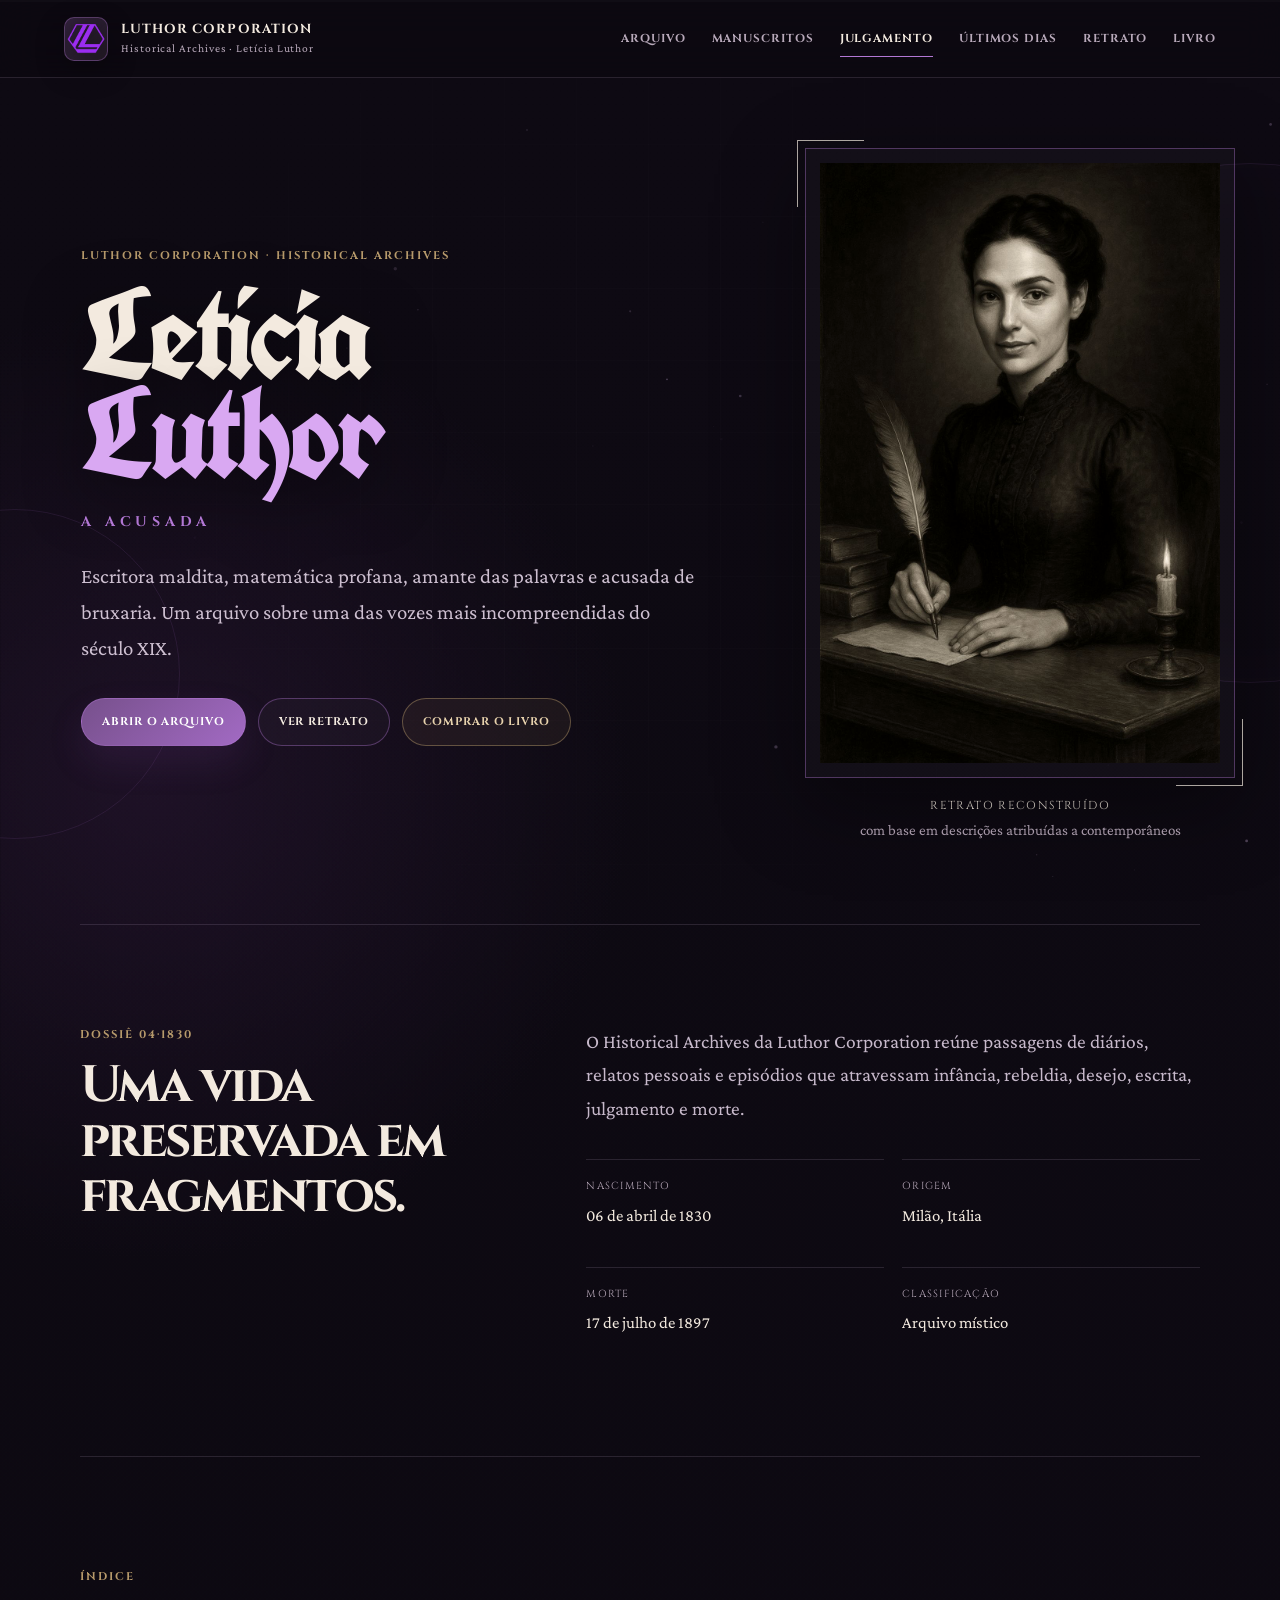
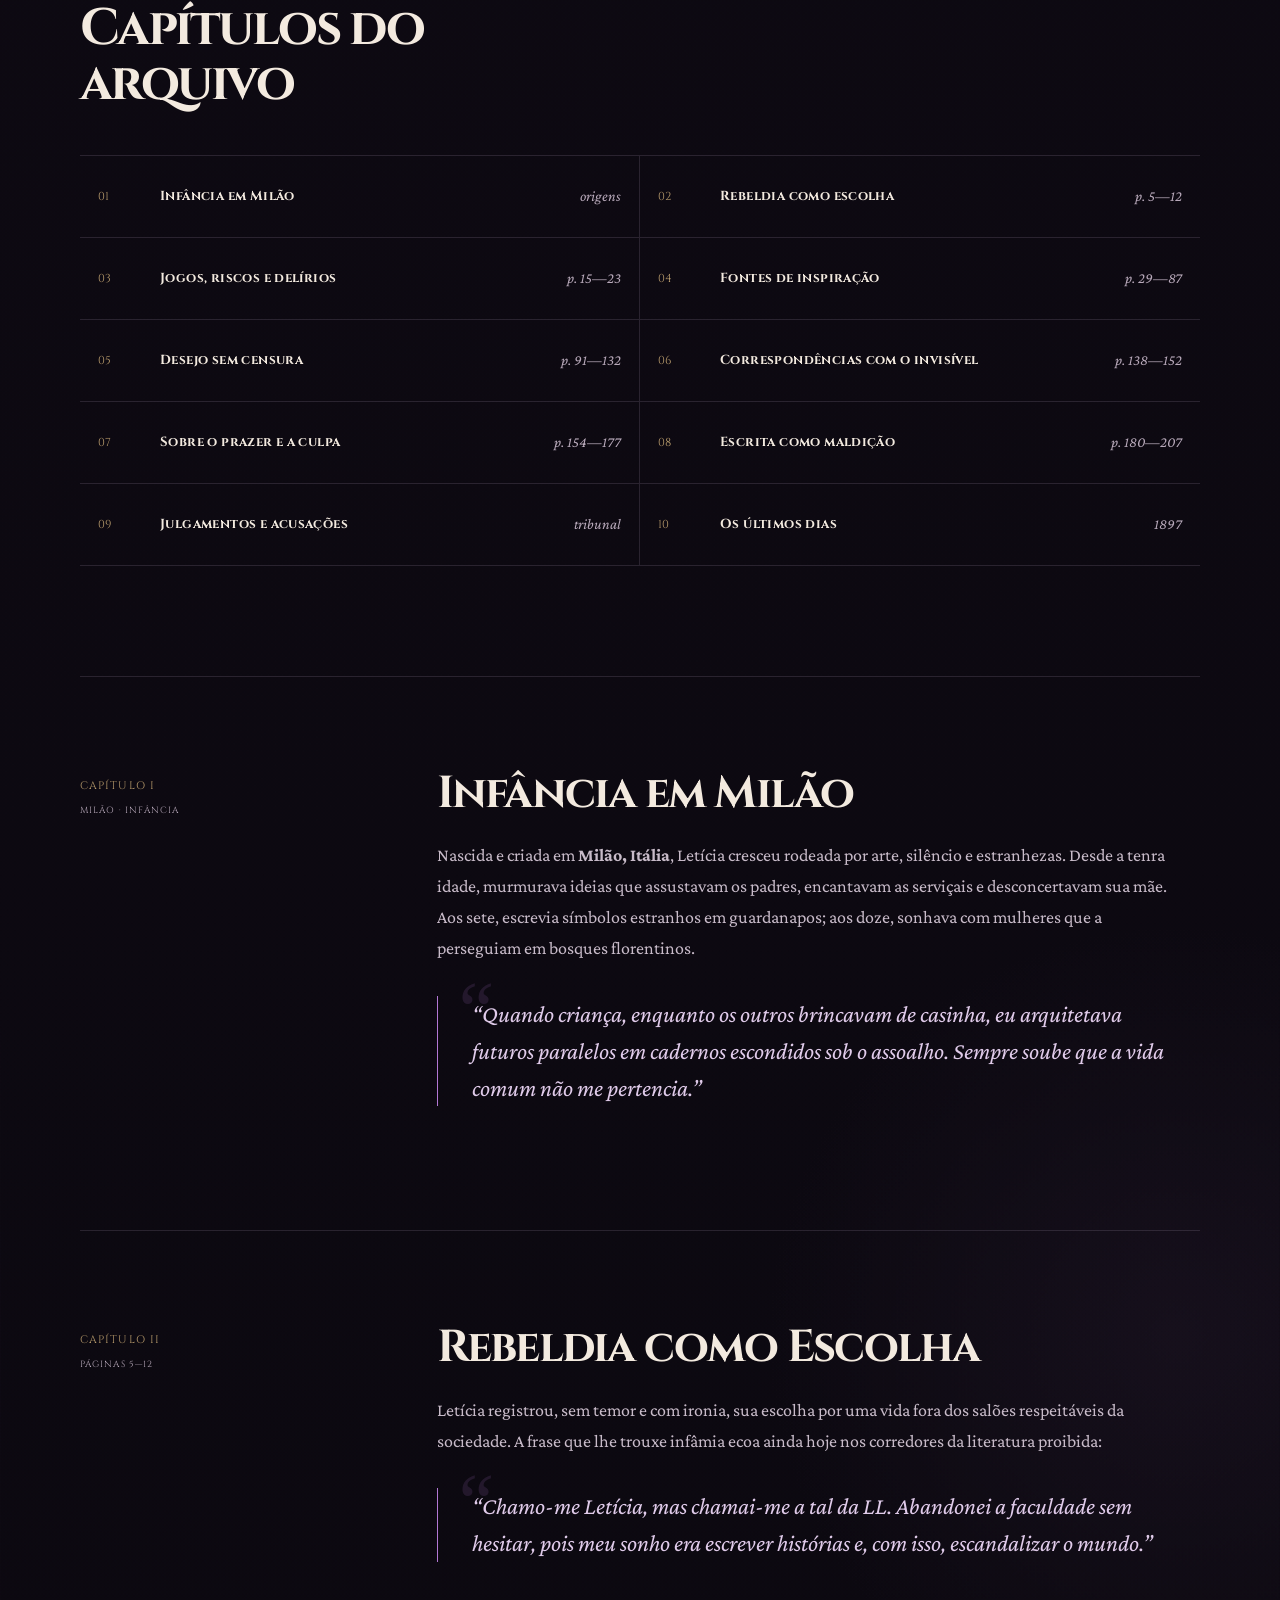
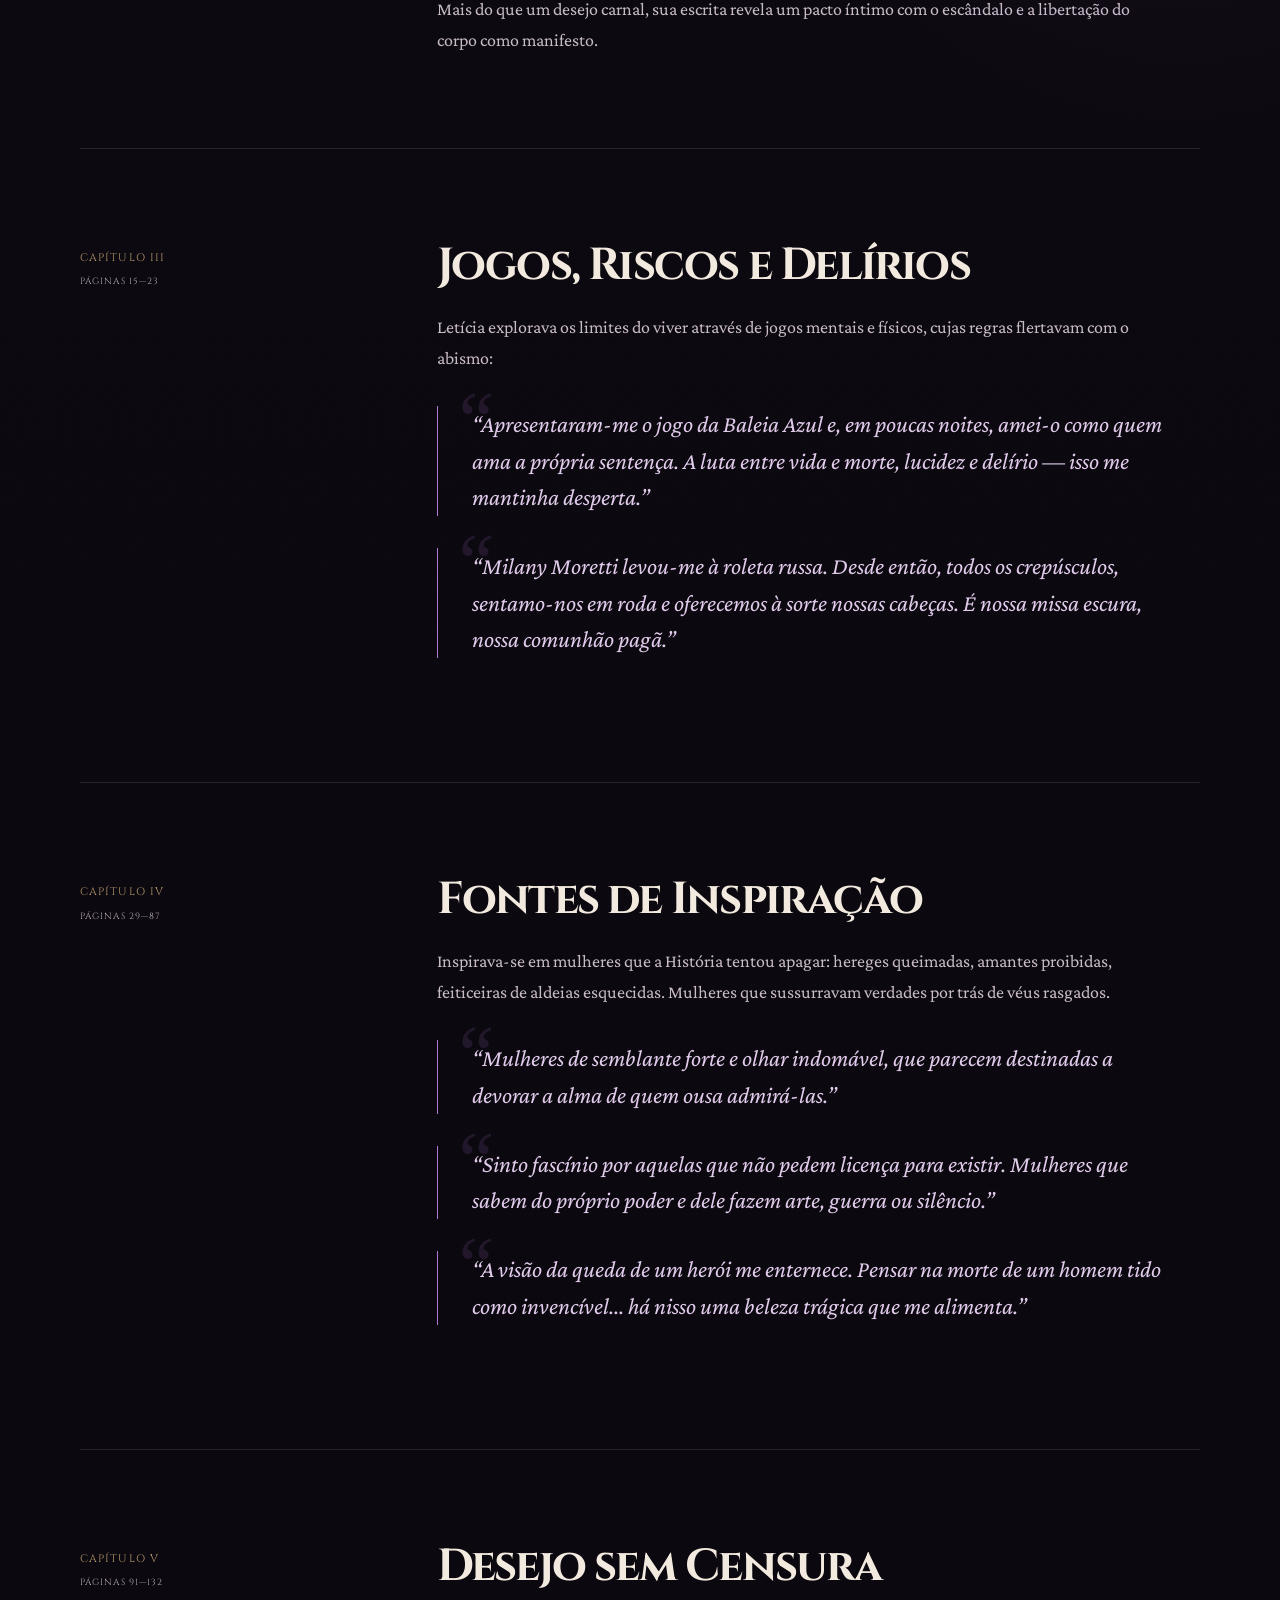
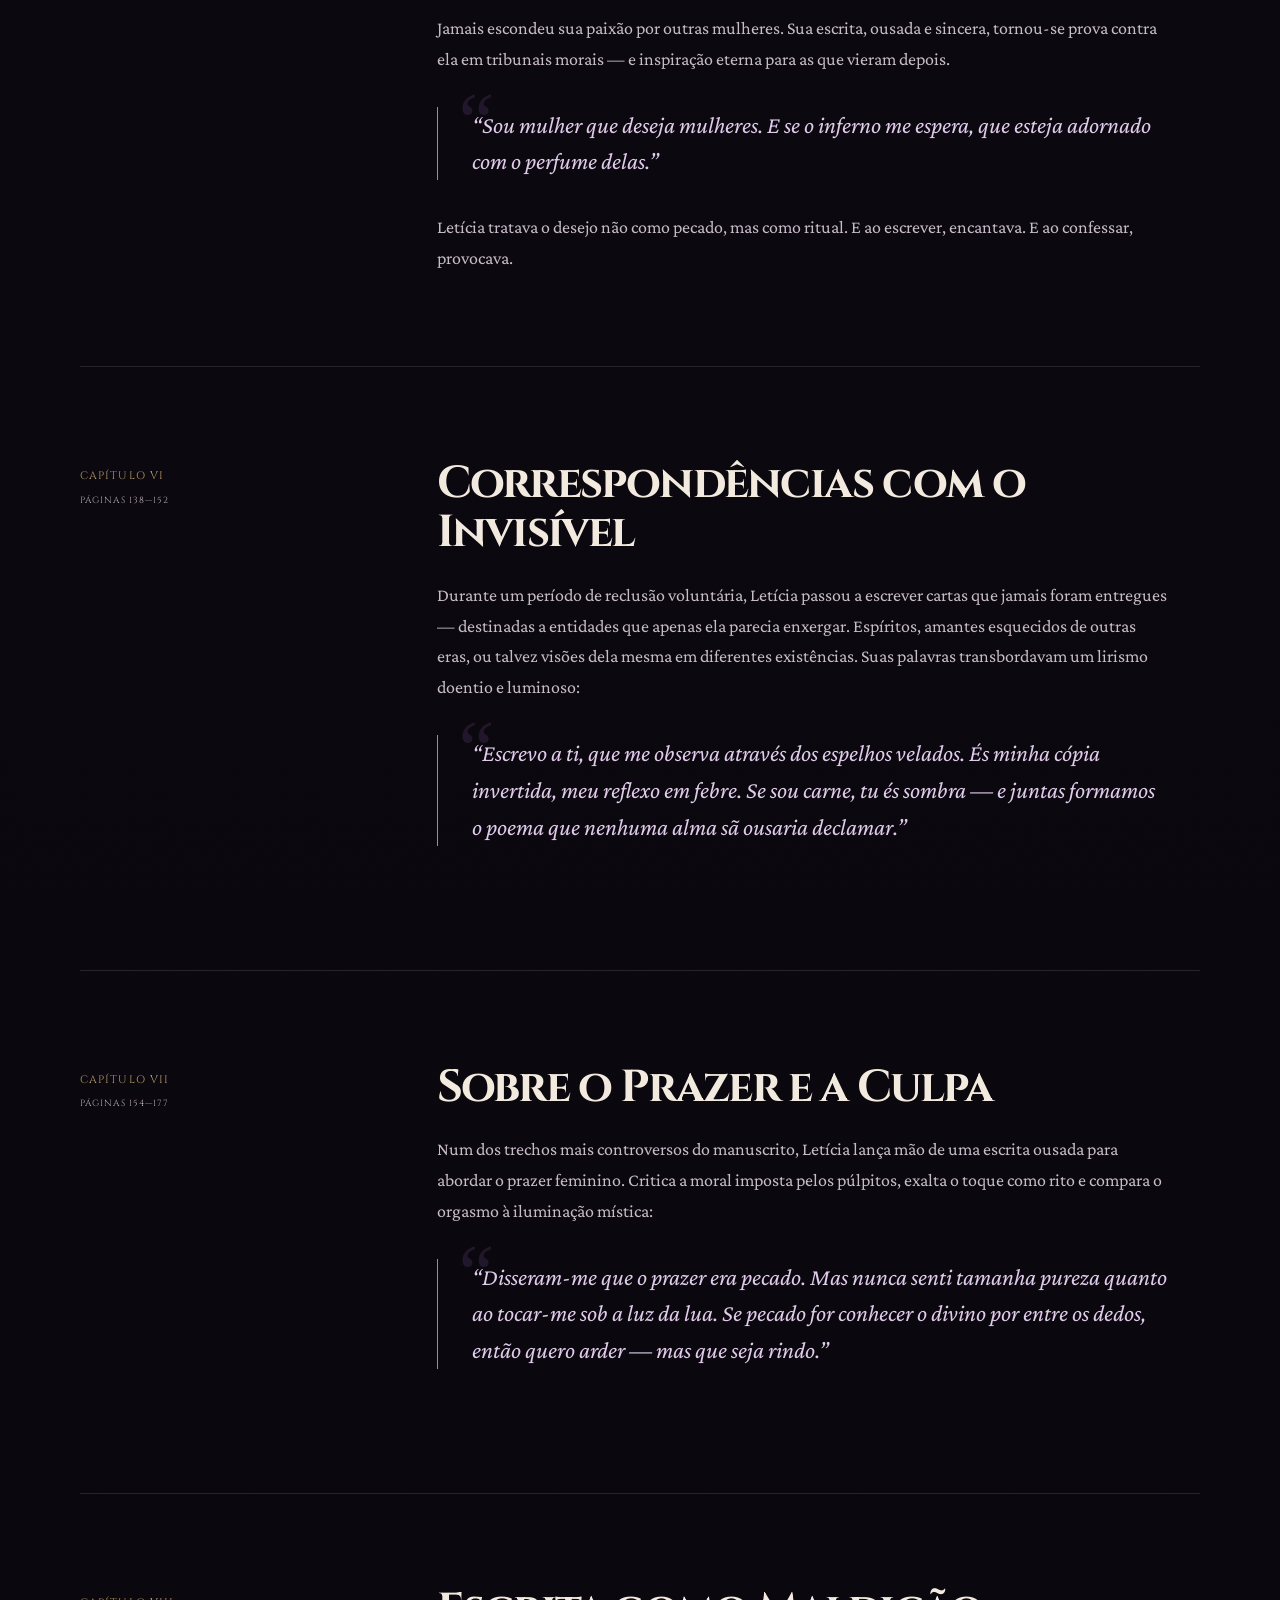
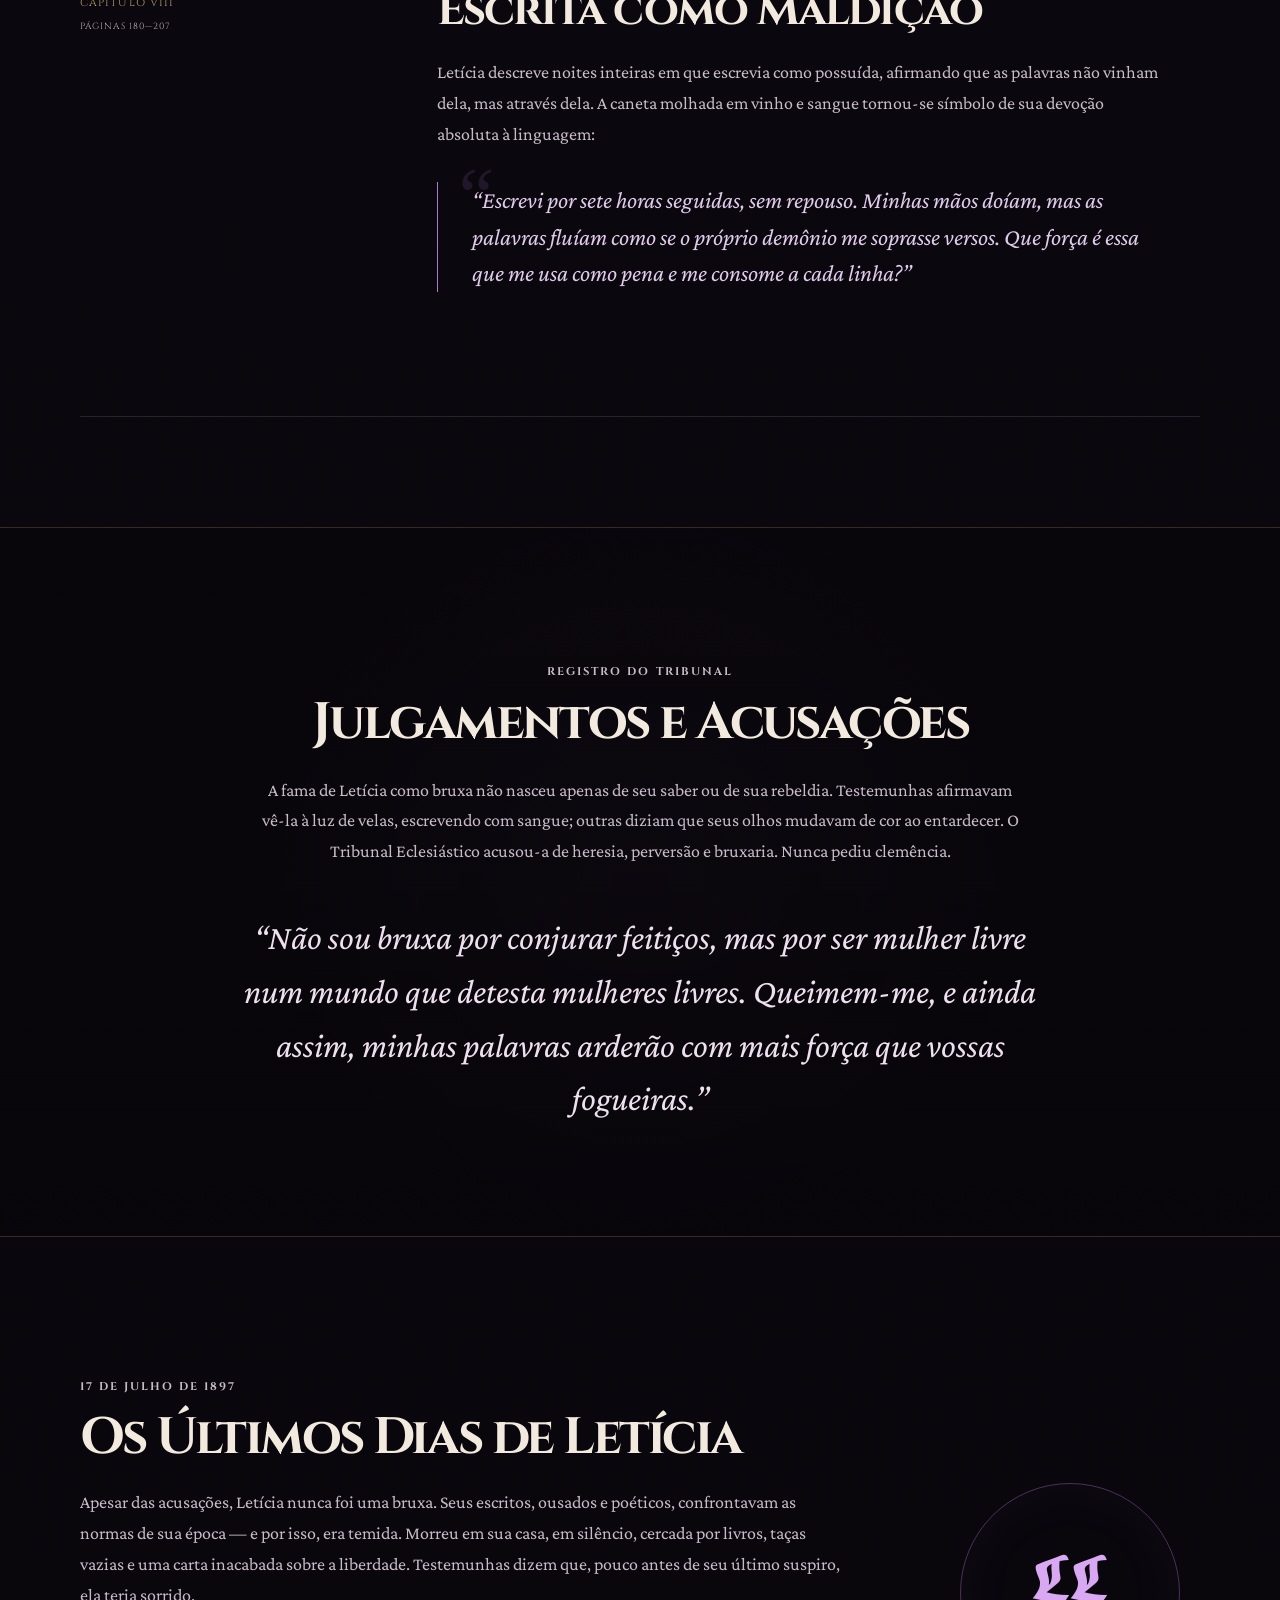
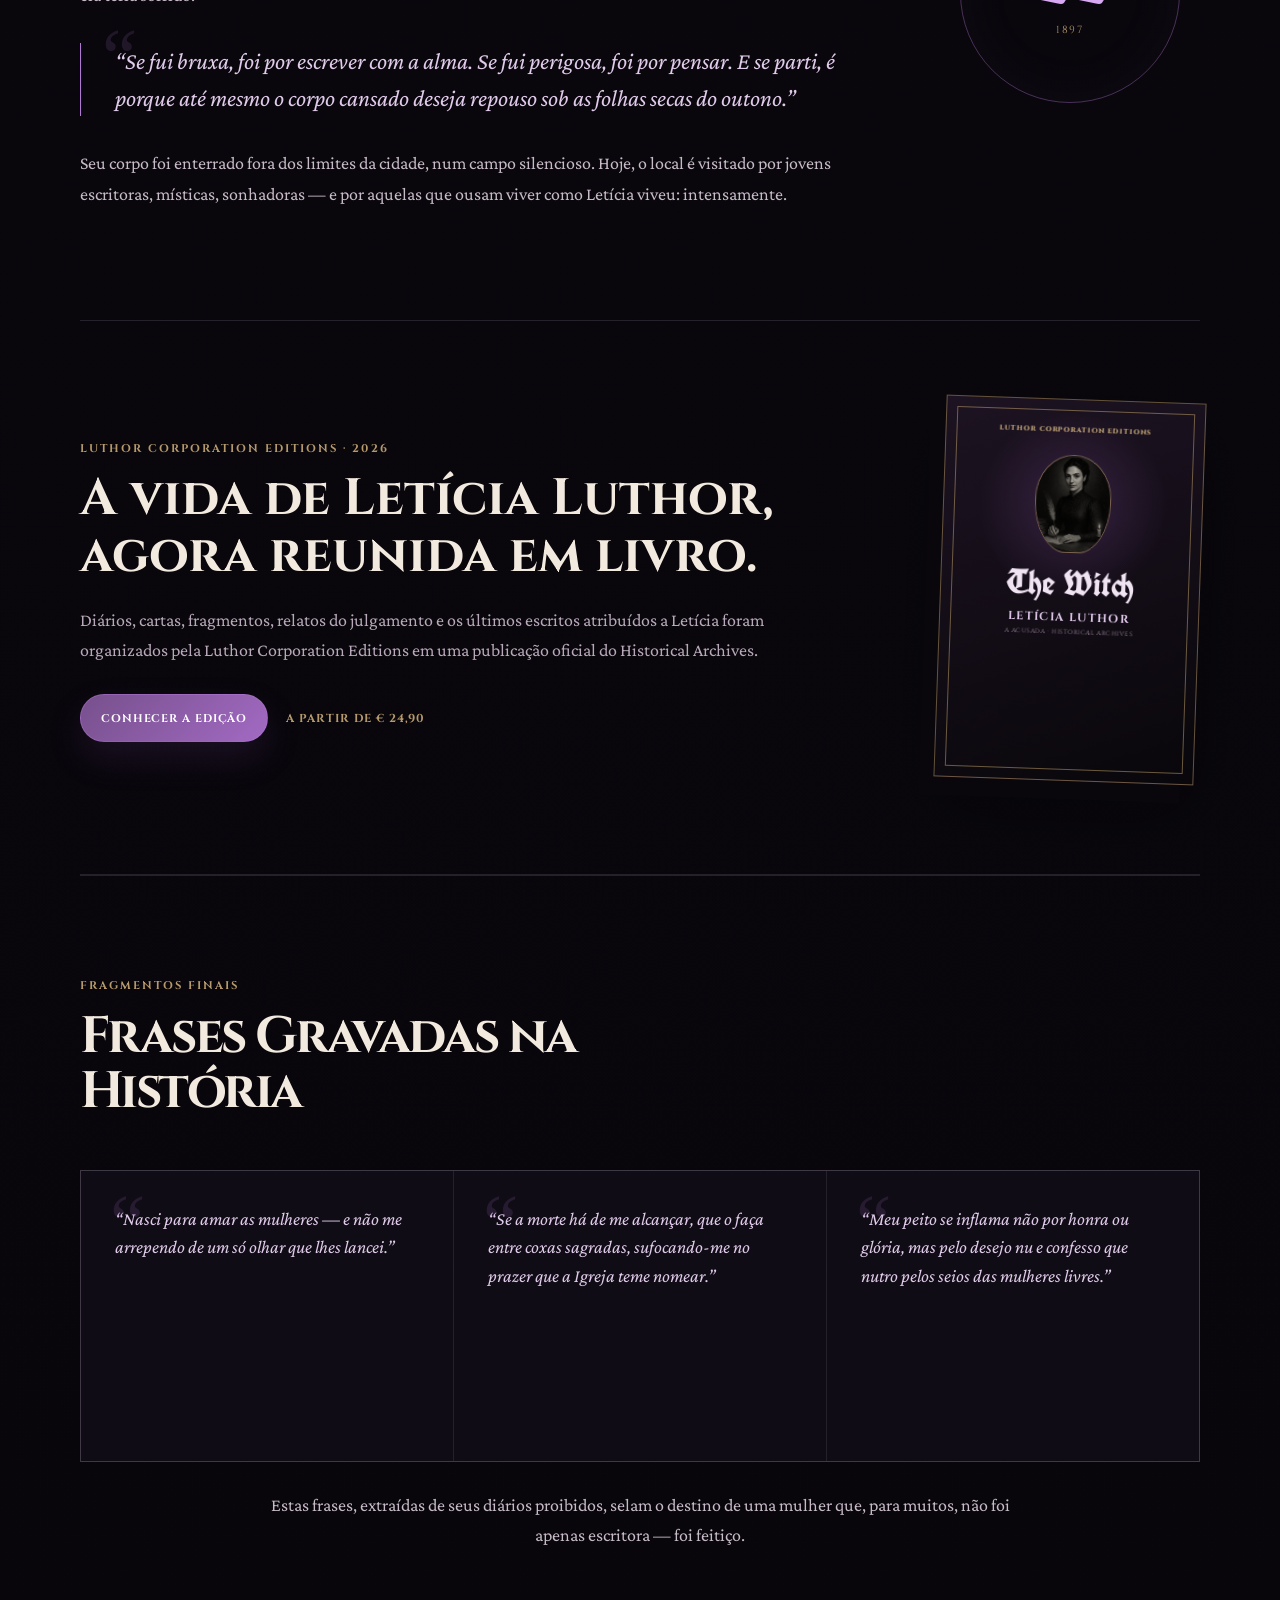
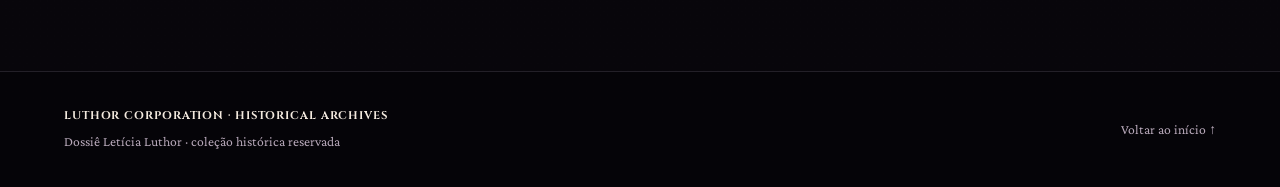
<file: index.html>
<!DOCTYPE html>
<html lang="pt-BR">
<head>
  <meta charset="UTF-8">
  <meta name="viewport" content="width=device-width, initial-scale=1.0">
  <meta name="description" content="Luthor Corporation Historical Archives — dossiê dedicado aos escritos, julgamentos e memória de Letícia Luthor.">
  <meta name="theme-color" content="#100b16">
  <title>Letícia Luthor — A Acusada</title>
  <link rel="icon" type="image/x-icon" href="favicon.ico">
  <link rel="preconnect" href="https://fonts.googleapis.com">
  <link rel="preconnect" href="https://fonts.gstatic.com" crossorigin>
  <link href="https://fonts.googleapis.com/css2?family=Cinzel:wght@400;600;700;800&family=Crimson+Pro:ital,wght@0,400;0,500;0,600;1,400;1,500&family=UnifrakturCook:wght@700&display=swap" rel="stylesheet">
  <link rel="stylesheet" href="style.css">
</head>
<body>
  <div class="reading-progress" aria-hidden="true"><span id="reading-progress-bar"></span></div>
  <canvas id="dust-canvas" aria-hidden="true"></canvas>

  <header class="site-header">
    <a class="brand" href="#inicio" aria-label="Início">
      <span class="brand-mark corporate-mark"><img src="luthor-symbol.png" alt="" aria-hidden="true"></span>
      <span class="brand-copy">
        <strong>Luthor Corporation</strong>
        <small>Historical Archives · Letícia Luthor</small>
      </span>
    </a>

    <button class="menu-toggle" type="button" aria-label="Abrir menu" aria-expanded="false">
      <span></span><span></span><span></span>
    </button>

    <nav class="main-nav" aria-label="Navegação principal">
      <a href="#arquivo">Arquivo</a>
      <a href="#manuscritos">Manuscritos</a>
      <a href="#julgamento">Julgamento</a>
      <a href="#ultimos-dias">Últimos dias</a>
      <a href="imagens.html">Retrato</a>
      <a href="livro.html">Livro</a>
    </nav>
  </header>

  <main id="inicio">
    <section class="hero">
      <div class="hero-ornament ornament-left" aria-hidden="true"></div>
      <div class="hero-ornament ornament-right" aria-hidden="true"></div>

      <div class="hero-copy reveal">
        <p class="kicker">Luthor Corporation · Historical Archives</p>
        <h1>Letícia<br><span>Luthor</span></h1>
        <p class="hero-subtitle">A Acusada</p>
        <p class="hero-description">Escritora maldita, matemática profana, amante das palavras e acusada de bruxaria. Um arquivo sobre uma das vozes mais incompreendidas do século XIX.</p>
        <div class="hero-actions">
          <a class="button button-primary" href="#arquivo">Abrir o arquivo</a>
          <a class="button button-ghost" href="imagens.html">Ver retrato</a>
          <a class="button button-book" href="livro.html">Comprar o livro</a>
        </div>
      </div>

      <figure class="hero-portrait reveal">
        <div class="portrait-frame">
          <img src="retrato-leticia.jpg" alt="Retrato imaginado de Letícia Luthor segurando uma pena">
        </div>
        <figcaption>
          <span>Retrato reconstruído</span>
          <small>com base em descrições atribuídas a contemporâneos</small>
        </figcaption>
      </figure>
    </section>

    <section id="arquivo" class="archive-intro section-shell reveal">
      <div class="archive-heading">
        <p class="section-label">Dossiê 04·1830</p>
        <h2>Uma vida preservada em fragmentos.</h2>
      </div>
      <div class="archive-summary">
        <p>O Historical Archives da Luthor Corporation reúne passagens de diários, relatos pessoais e episódios que atravessam infância, rebeldia, desejo, escrita, julgamento e morte.</p>
        <dl class="archive-facts">
          <div><dt>Nascimento</dt><dd>06 de abril de 1830</dd></div>
          <div><dt>Origem</dt><dd>Milão, Itália</dd></div>
          <div><dt>Morte</dt><dd>17 de julho de 1897</dd></div>
          <div><dt>Classificação</dt><dd>Arquivo místico</dd></div>
        </dl>
      </div>
    </section>

    <section class="index-section section-shell reveal" aria-labelledby="indice-title">
      <div class="index-heading">
        <p class="section-label">Índice</p>
        <h2 id="indice-title">Capítulos do arquivo</h2>
      </div>
      <div class="chapter-index">
        <a href="#infancia"><span>01</span><strong>Infância em Milão</strong><small>origens</small></a>
        <a href="#rebeldia"><span>02</span><strong>Rebeldia como escolha</strong><small>p. 5—12</small></a>
        <a href="#riscos"><span>03</span><strong>Jogos, riscos e delírios</strong><small>p. 15—23</small></a>
        <a href="#inspiracao"><span>04</span><strong>Fontes de inspiração</strong><small>p. 29—87</small></a>
        <a href="#desejo"><span>05</span><strong>Desejo sem censura</strong><small>p. 91—132</small></a>
        <a href="#invisivel"><span>06</span><strong>Correspondências com o invisível</strong><small>p. 138—152</small></a>
        <a href="#prazer"><span>07</span><strong>Sobre o prazer e a culpa</strong><small>p. 154—177</small></a>
        <a href="#maldicao"><span>08</span><strong>Escrita como maldição</strong><small>p. 180—207</small></a>
        <a href="#julgamento"><span>09</span><strong>Julgamentos e acusações</strong><small>tribunal</small></a>
        <a href="#ultimos-dias"><span>10</span><strong>Os últimos dias</strong><small>1897</small></a>
      </div>
    </section>

    <section id="manuscritos" class="chapters section-shell">
      <article id="infancia" class="chapter reveal">
        <div class="chapter-meta"><span>Capítulo I</span><small>Milão · infância</small></div>
        <div class="chapter-body">
          <h2>Infância em Milão</h2>
          <p>Nascida e criada em <strong>Milão, Itália</strong>, Letícia cresceu rodeada por arte, silêncio e estranhezas. Desde a tenra idade, murmurava ideias que assustavam os padres, encantavam as serviçais e desconcertavam sua mãe. Aos sete, escrevia símbolos estranhos em guardanapos; aos doze, sonhava com mulheres que a perseguiam em bosques florentinos.</p>
          <blockquote>“Quando criança, enquanto os outros brincavam de casinha, eu arquitetava futuros paralelos em cadernos escondidos sob o assoalho. Sempre soube que a vida comum não me pertencia.”</blockquote>
        </div>
      </article>

      <article id="rebeldia" class="chapter reveal">
        <div class="chapter-meta"><span>Capítulo II</span><small>Páginas 5—12</small></div>
        <div class="chapter-body">
          <h2>Rebeldia como Escolha</h2>
          <p>Letícia registrou, sem temor e com ironia, sua escolha por uma vida fora dos salões respeitáveis da sociedade. A frase que lhe trouxe infâmia ecoa ainda hoje nos corredores da literatura proibida:</p>
          <blockquote>“Chamo-me Letícia, mas chamai-me a tal da LL. Abandonei a faculdade sem hesitar, pois meu sonho era escrever histórias e, com isso, escandalizar o mundo.”</blockquote>
          <p>Mais do que um desejo carnal, sua escrita revela um pacto íntimo com o escândalo e a libertação do corpo como manifesto.</p>
        </div>
      </article>

      <article id="riscos" class="chapter reveal">
        <div class="chapter-meta"><span>Capítulo III</span><small>Páginas 15—23</small></div>
        <div class="chapter-body">
          <h2>Jogos, Riscos e Delírios</h2>
          <p>Letícia explorava os limites do viver através de jogos mentais e físicos, cujas regras flertavam com o abismo:</p>
          <blockquote>“Apresentaram-me o jogo da Baleia Azul e, em poucas noites, amei-o como quem ama a própria sentença. A luta entre vida e morte, lucidez e delírio — isso me mantinha desperta.”</blockquote>
          <blockquote>“Milany Moretti levou-me à roleta russa. Desde então, todos os crepúsculos, sentamo-nos em roda e oferecemos à sorte nossas cabeças. É nossa missa escura, nossa comunhão pagã.”</blockquote>
        </div>
      </article>

      <article id="inspiracao" class="chapter reveal">
        <div class="chapter-meta"><span>Capítulo IV</span><small>Páginas 29—87</small></div>
        <div class="chapter-body">
          <h2>Fontes de Inspiração</h2>
          <p>Inspirava-se em mulheres que a História tentou apagar: hereges queimadas, amantes proibidas, feiticeiras de aldeias esquecidas. Mulheres que sussurravam verdades por trás de véus rasgados.</p>
          <blockquote>“Mulheres de semblante forte e olhar indomável, que parecem destinadas a devorar a alma de quem ousa admirá-las.”</blockquote>
          <blockquote>“Sinto fascínio por aquelas que não pedem licença para existir. Mulheres que sabem do próprio poder e dele fazem arte, guerra ou silêncio.”</blockquote>
          <blockquote>“A visão da queda de um herói me enternece. Pensar na morte de um homem tido como invencível... há nisso uma beleza trágica que me alimenta.”</blockquote>
        </div>
      </article>

      <article id="desejo" class="chapter reveal">
        <div class="chapter-meta"><span>Capítulo V</span><small>Páginas 91—132</small></div>
        <div class="chapter-body">
          <h2>Desejo sem Censura</h2>
          <p>Jamais escondeu sua paixão por outras mulheres. Sua escrita, ousada e sincera, tornou-se prova contra ela em tribunais morais — e inspiração eterna para as que vieram depois.</p>
          <blockquote>“Sou mulher que deseja mulheres. E se o inferno me espera, que esteja adornado com o perfume delas.”</blockquote>
          <p>Letícia tratava o desejo não como pecado, mas como ritual. E ao escrever, encantava. E ao confessar, provocava.</p>
        </div>
      </article>

      <article id="invisivel" class="chapter reveal">
        <div class="chapter-meta"><span>Capítulo VI</span><small>Páginas 138—152</small></div>
        <div class="chapter-body">
          <h2>Correspondências com o Invisível</h2>
          <p>Durante um período de reclusão voluntária, Letícia passou a escrever cartas que jamais foram entregues — destinadas a entidades que apenas ela parecia enxergar. Espíritos, amantes esquecidos de outras eras, ou talvez visões dela mesma em diferentes existências. Suas palavras transbordavam um lirismo doentio e luminoso:</p>
          <blockquote>“Escrevo a ti, que me observa através dos espelhos velados. És minha cópia invertida, meu reflexo em febre. Se sou carne, tu és sombra — e juntas formamos o poema que nenhuma alma sã ousaria declamar.”</blockquote>
        </div>
      </article>

      <article id="prazer" class="chapter reveal">
        <div class="chapter-meta"><span>Capítulo VII</span><small>Páginas 154—177</small></div>
        <div class="chapter-body">
          <h2>Sobre o Prazer e a Culpa</h2>
          <p>Num dos trechos mais controversos do manuscrito, Letícia lança mão de uma escrita ousada para abordar o prazer feminino. Critica a moral imposta pelos púlpitos, exalta o toque como rito e compara o orgasmo à iluminação mística:</p>
          <blockquote>“Disseram-me que o prazer era pecado. Mas nunca senti tamanha pureza quanto ao tocar-me sob a luz da lua. Se pecado for conhecer o divino por entre os dedos, então quero arder — mas que seja rindo.”</blockquote>
        </div>
      </article>

      <article id="maldicao" class="chapter reveal">
        <div class="chapter-meta"><span>Capítulo VIII</span><small>Páginas 180—207</small></div>
        <div class="chapter-body">
          <h2>Escrita como Maldição</h2>
          <p>Letícia descreve noites inteiras em que escrevia como possuída, afirmando que as palavras não vinham dela, mas através dela. A caneta molhada em vinho e sangue tornou-se símbolo de sua devoção absoluta à linguagem:</p>
          <blockquote>“Escrevi por sete horas seguidas, sem repouso. Minhas mãos doíam, mas as palavras fluíam como se o próprio demônio me soprasse versos. Que força é essa que me usa como pena e me consome a cada linha?”</blockquote>
        </div>
      </article>
    </section>

    <section id="julgamento" class="trial-section reveal">
      <div class="trial-inner section-shell">
        <p class="section-label">Registro do Tribunal</p>
        <h2>Julgamentos e Acusações</h2>
        <p>A fama de Letícia como bruxa não nasceu apenas de seu saber ou de sua rebeldia. Testemunhas afirmavam vê-la à luz de velas, escrevendo com sangue; outras diziam que seus olhos mudavam de cor ao entardecer. O Tribunal Eclesiástico acusou-a de heresia, perversão e bruxaria. Nunca pediu clemência.</p>
        <blockquote>“Não sou bruxa por conjurar feitiços, mas por ser mulher livre num mundo que detesta mulheres livres. Queimem-me, e ainda assim, minhas palavras arderão com mais força que vossas fogueiras.”</blockquote>
      </div>
    </section>

    <section id="ultimos-dias" class="final-chapter section-shell reveal">
      <div class="final-copy">
        <p class="section-label">17 de julho de 1897</p>
        <h2>Os Últimos Dias de Letícia</h2>
        <p>Apesar das acusações, Letícia nunca foi uma bruxa. Seus escritos, ousados e poéticos, confrontavam as normas de sua época — e por isso, era temida. Morreu em sua casa, em silêncio, cercada por livros, taças vazias e uma carta inacabada sobre a liberdade. Testemunhas dizem que, pouco antes de seu último suspiro, ela teria sorrido.</p>
        <blockquote>“Se fui bruxa, foi por escrever com a alma. Se fui perigosa, foi por pensar. E se parti, é porque até mesmo o corpo cansado deseja repouso sob as folhas secas do outono.”</blockquote>
        <p>Seu corpo foi enterrado fora dos limites da cidade, num campo silencioso. Hoje, o local é visitado por jovens escritoras, místicas, sonhadoras — e por aquelas que ousam viver como Letícia viveu: intensamente.</p>
      </div>
      <div class="final-seal" aria-hidden="true"><span>LL</span><small>1897</small></div>
    </section>


    <section class="book-promo section-shell reveal" aria-labelledby="book-promo-title">
      <div class="book-promo-copy">
        <p class="section-label">Luthor Corporation Editions · 2026</p>
        <h2 id="book-promo-title">A vida de Letícia Luthor, agora reunida em livro.</h2>
        <p>Diários, cartas, fragmentos, relatos do julgamento e os últimos escritos atribuídos a Letícia foram organizados pela Luthor Corporation Editions em uma publicação oficial do Historical Archives.</p>
        <div class="book-promo-actions">
          <a class="button button-primary" href="livro.html">Conhecer a edição</a>
          <span>A partir de € 24,90</span>
        </div>
      </div>
      <div class="mini-book mini-book-premium" aria-hidden="true">
        <span class="mini-book-publisher">Luthor Corporation Editions</span>
        <div class="mini-book-portrait"><img src="retrato-leticia.jpg" alt=""></div>
        <span class="mini-book-kicker">The Witch</span>
        <strong>Letícia Luthor</strong>
        <small>A Acusada · Historical Archives</small>
      </div>
    </section>

    <section class="quotes-section section-shell reveal">
      <div class="quotes-heading">
        <p class="section-label">Fragmentos finais</p>
        <h2>Frases Gravadas na História</h2>
      </div>
      <div class="quote-grid">
        <blockquote>“Nasci para amar as mulheres — e não me arrependo de um só olhar que lhes lancei.”</blockquote>
        <blockquote>“Se a morte há de me alcançar, que o faça entre coxas sagradas, sufocando-me no prazer que a Igreja teme nomear.”</blockquote>
        <blockquote>“Meu peito se inflama não por honra ou glória, mas pelo desejo nu e confesso que nutro pelos seios das mulheres livres.”</blockquote>
      </div>
      <p class="quotes-note">Estas frases, extraídas de seus diários proibidos, selam o destino de uma mulher que, para muitos, não foi apenas escritora — foi feitiço.</p>
    </section>
  </main>

  <footer class="site-footer">
    <div>
      <strong>Luthor Corporation · Historical Archives</strong>
      <span>Dossiê Letícia Luthor · coleção histórica reservada</span>
    </div>
    <a href="#inicio">Voltar ao início ↑</a>
  </footer>

  <script src="script.js" defer></script>
</body>
</html>
</file>
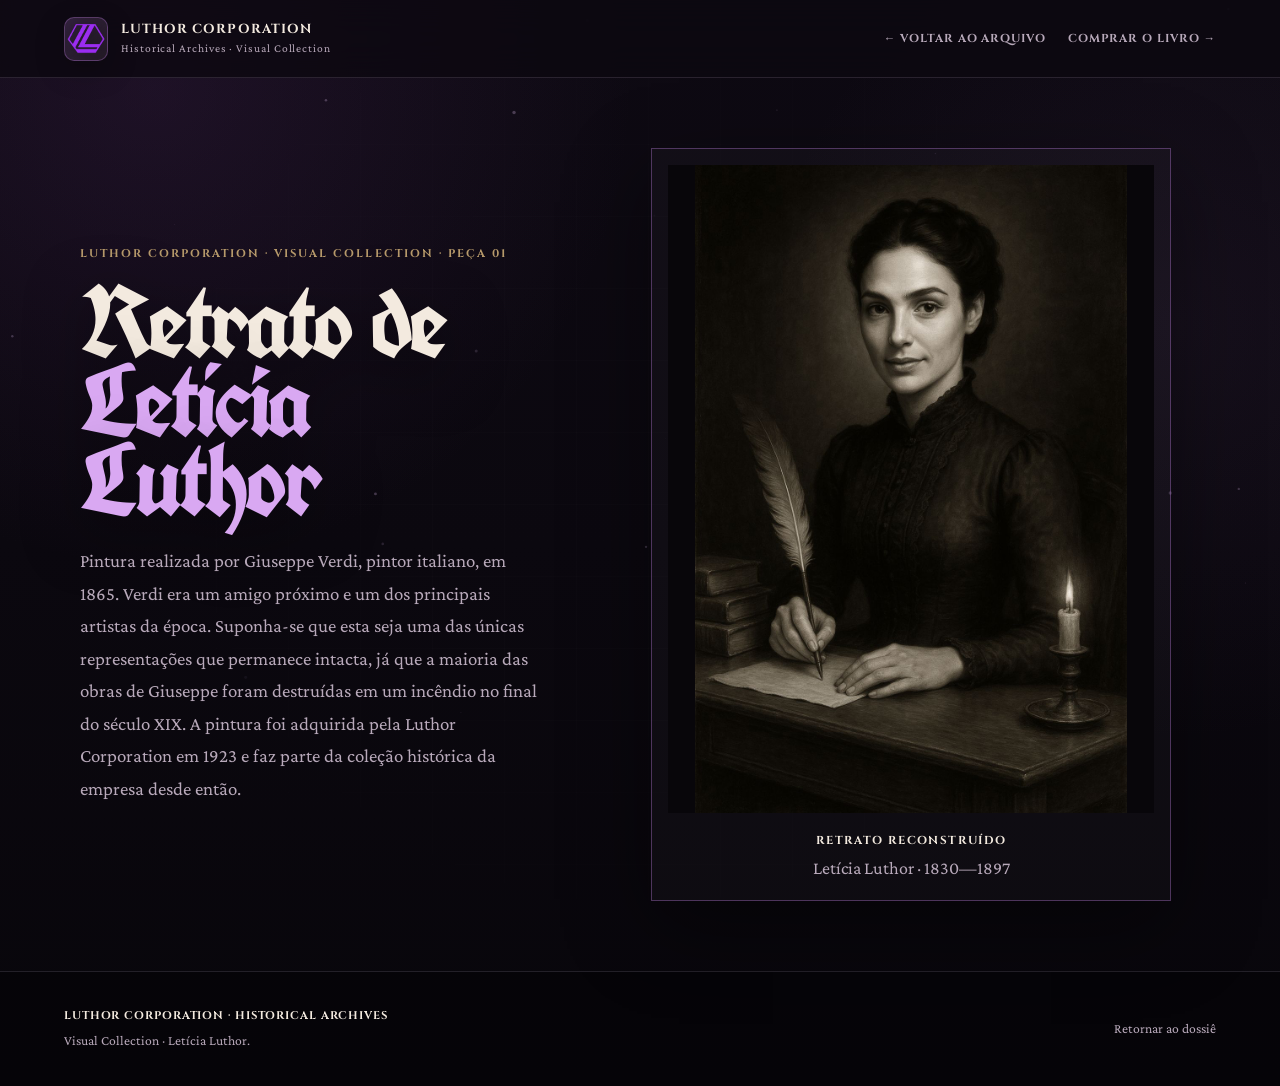
<file: imagens.html>
<!DOCTYPE html>
<html lang="pt-BR">
<head>
  <meta charset="UTF-8">
  <meta name="viewport" content="width=device-width, initial-scale=1.0">
  <meta name="description" content="Luthor Corporation Historical Archives — coleção visual dedicada ao retrato de Letícia Luthor.">
  <meta name="theme-color" content="#100b16">
  <title>Retrato de Letícia Luthor — Arquivo Visual</title>
  <link rel="icon" type="image/x-icon" href="favicon.ico">
  <link rel="preconnect" href="https://fonts.googleapis.com">
  <link rel="preconnect" href="https://fonts.gstatic.com" crossorigin>
  <link href="https://fonts.googleapis.com/css2?family=Cinzel:wght@400;600;700;800&family=Crimson+Pro:ital,wght@0,400;0,500;0,600;1,400;1,500&family=UnifrakturCook:wght@700&display=swap" rel="stylesheet">
  <link rel="stylesheet" href="style.css">
</head>
<body class="gallery-page">
  <canvas id="dust-canvas" aria-hidden="true"></canvas>

  <header class="site-header">
    <a class="brand" href="index.html">
      <span class="brand-mark corporate-mark"><img src="luthor-symbol.png" alt="" aria-hidden="true"></span>
      <span class="brand-copy"><strong>Luthor Corporation</strong><small>Historical Archives · Visual Collection</small></span>
    </a>
    <div class="gallery-header-links"><a class="back-link" href="index.html">← Voltar ao arquivo</a><a class="back-link" href="livro.html">Comprar o livro →</a></div>
  </header>

  <main class="gallery-main">
    <section class="gallery-intro reveal">
      <p class="section-label">Luthor Corporation · Visual Collection · peça 01</p>
      <h1>Retrato de<br><span>Letícia Luthor</span></h1>
      <p>Pintura realizada por Giuseppe Verdi, pintor italiano, em 1865. Verdi era um amigo próximo e um dos principais artistas da época. Suponha-se que esta seja uma das únicas representações
        que permanece intacta, já que a maioria das obras de Giuseppe foram destruídas em um incêndio no final do século XIX. A pintura foi adquirida pela Luthor Corporation em 1923 e faz parte da coleção histórica da empresa desde então.
      </p>
    </section>

    <figure class="gallery-frame reveal">
      <img src="retrato-leticia.jpg" alt="Retrato imaginado de Letícia Luthor segurando uma pena">
      <figcaption>
        <strong>Retrato reconstruído</strong>
        <span>Letícia Luthor · 1830—1897</span>
      </figcaption>
    </figure>
  </main>

  <footer class="site-footer compact-footer">
    <div><strong>Luthor Corporation · Historical Archives</strong><span>Visual Collection · Letícia Luthor.</span></div>
    <a href="index.html">Retornar ao dossiê</a>
  </footer>

  <script src="script.js" defer></script>
</body>
</html>
</file>
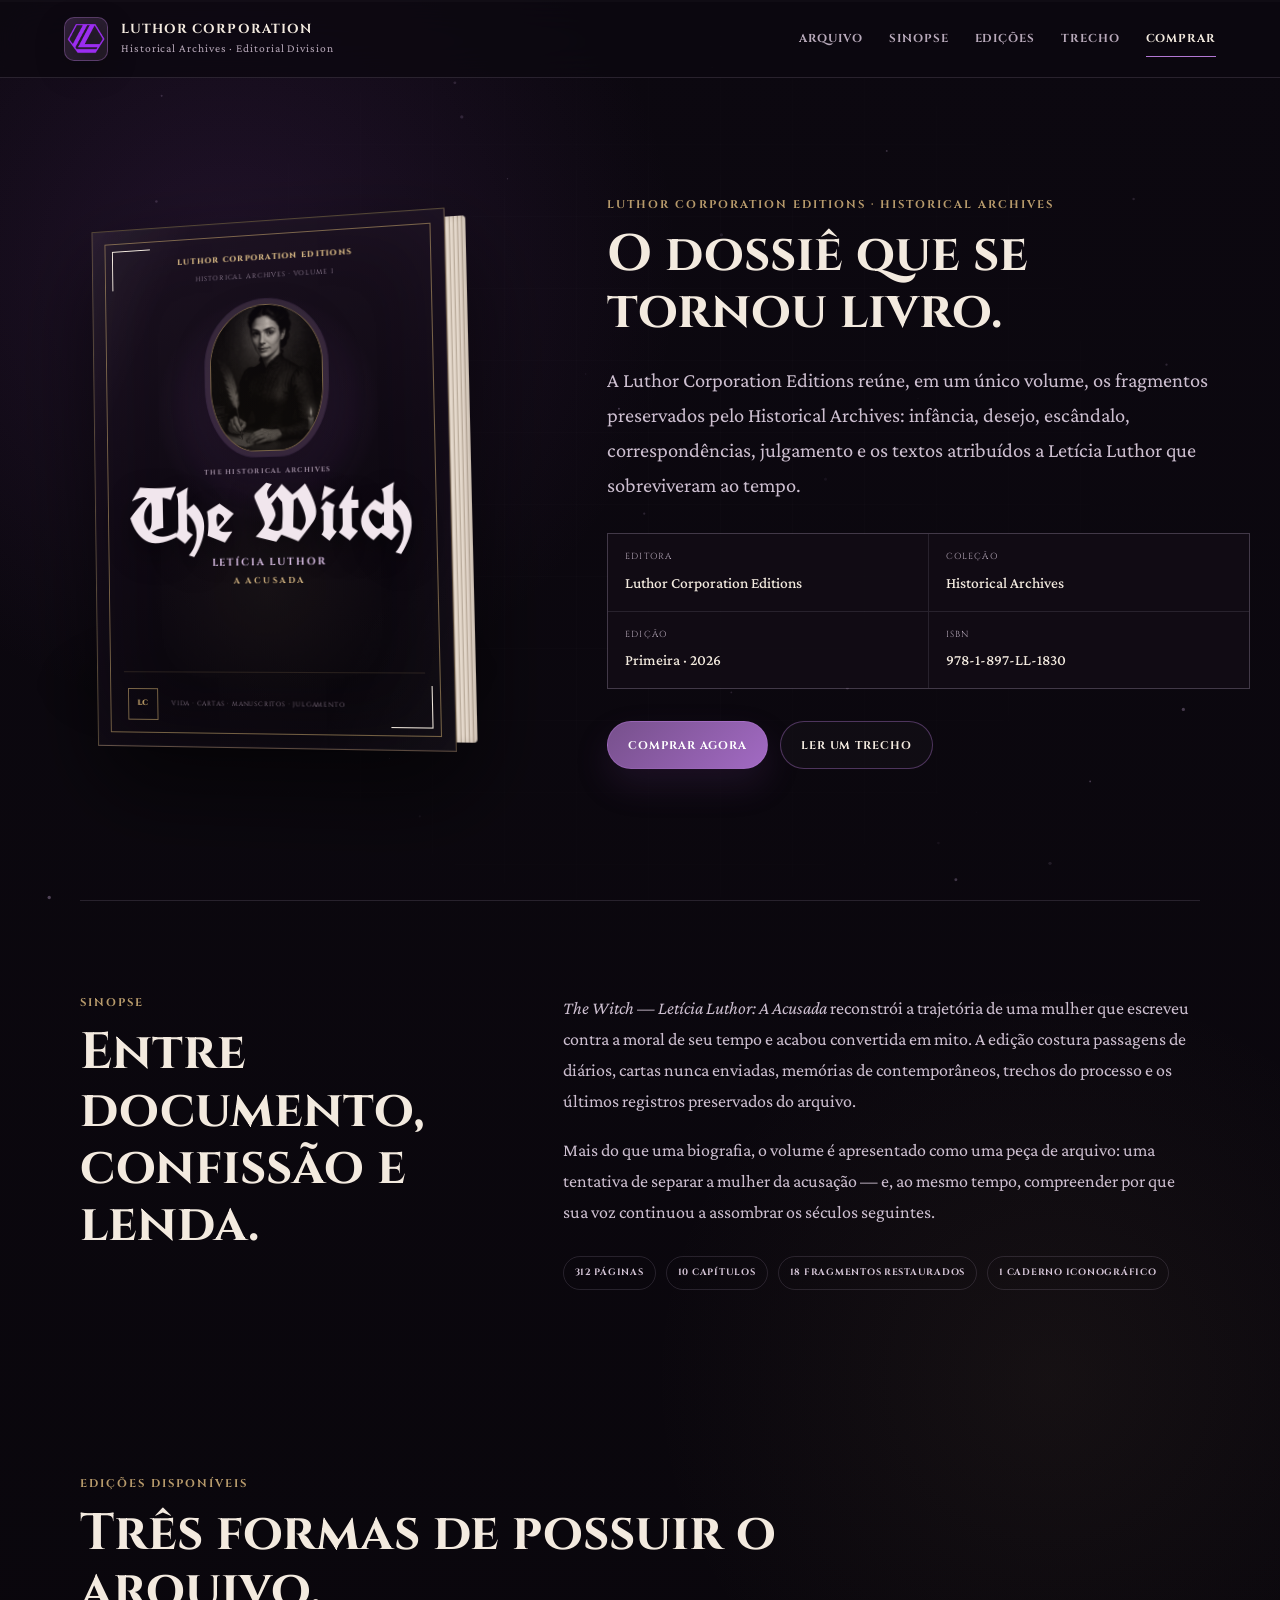
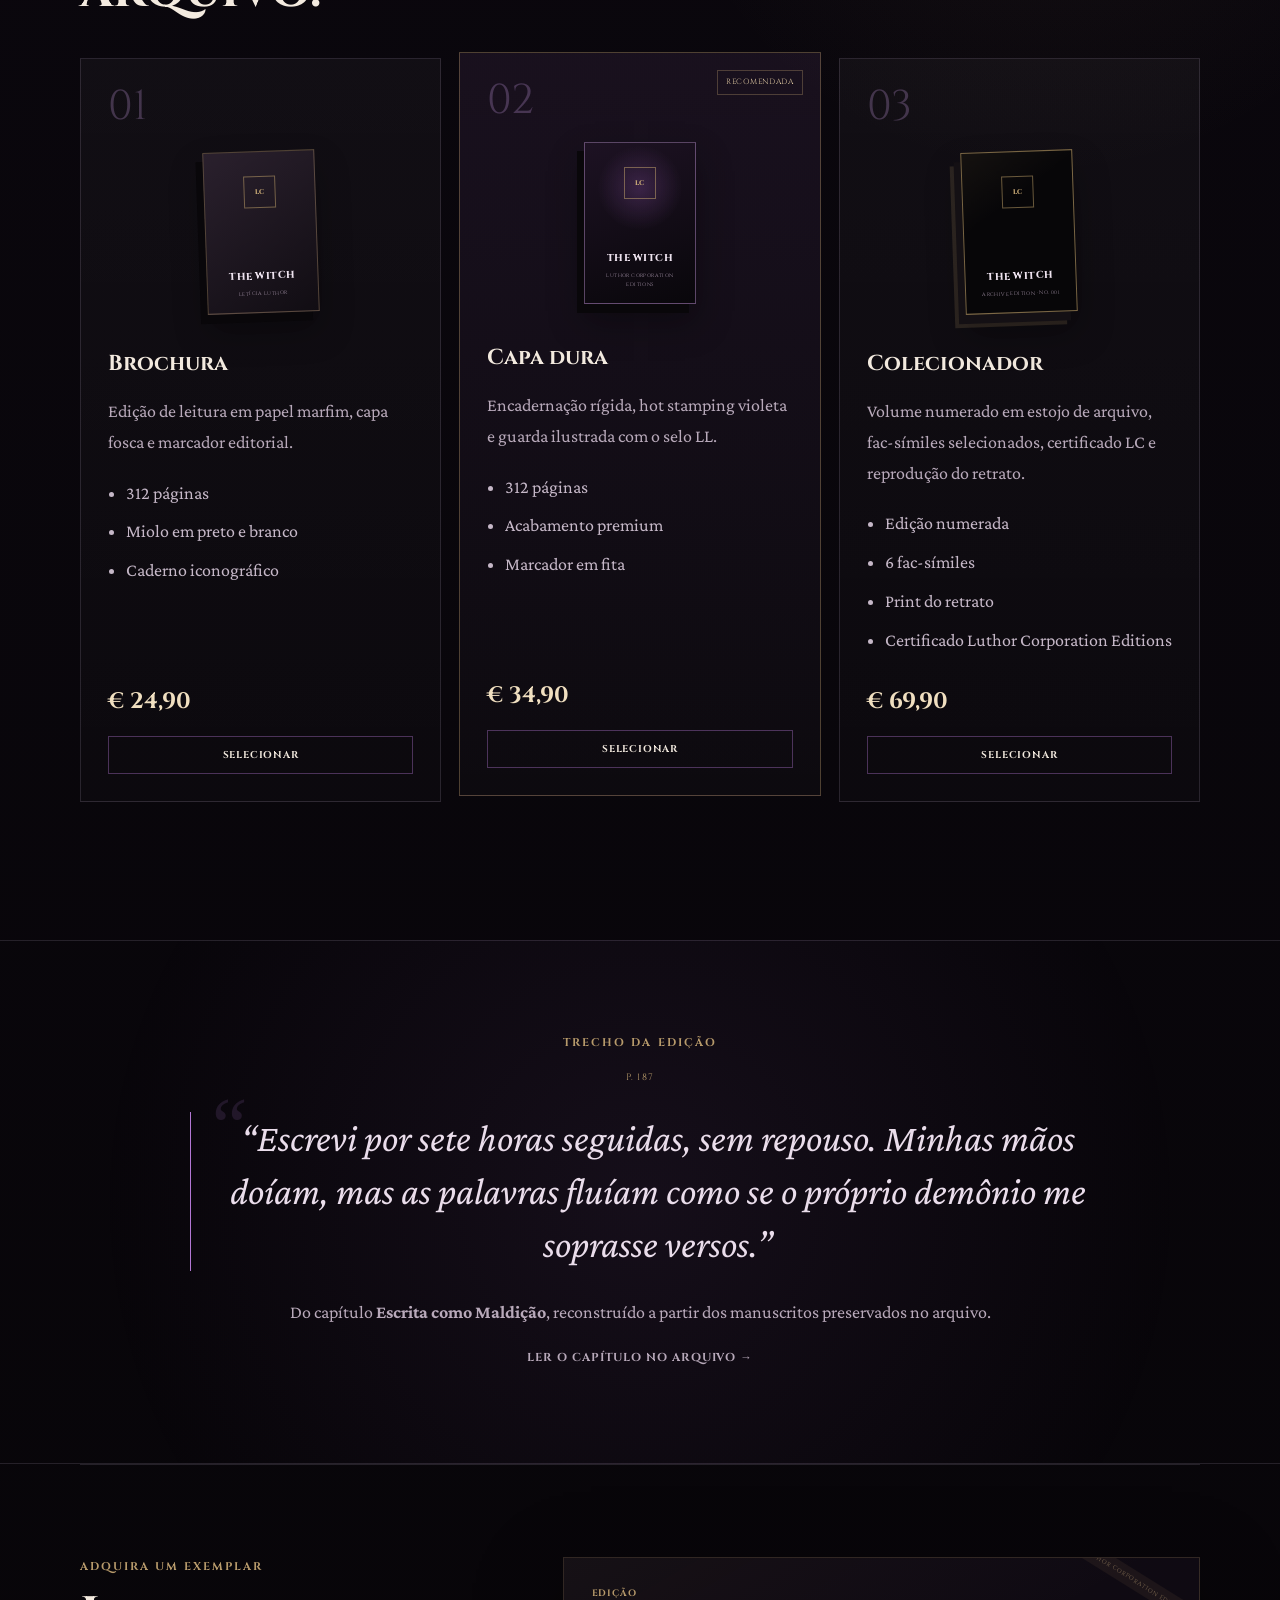
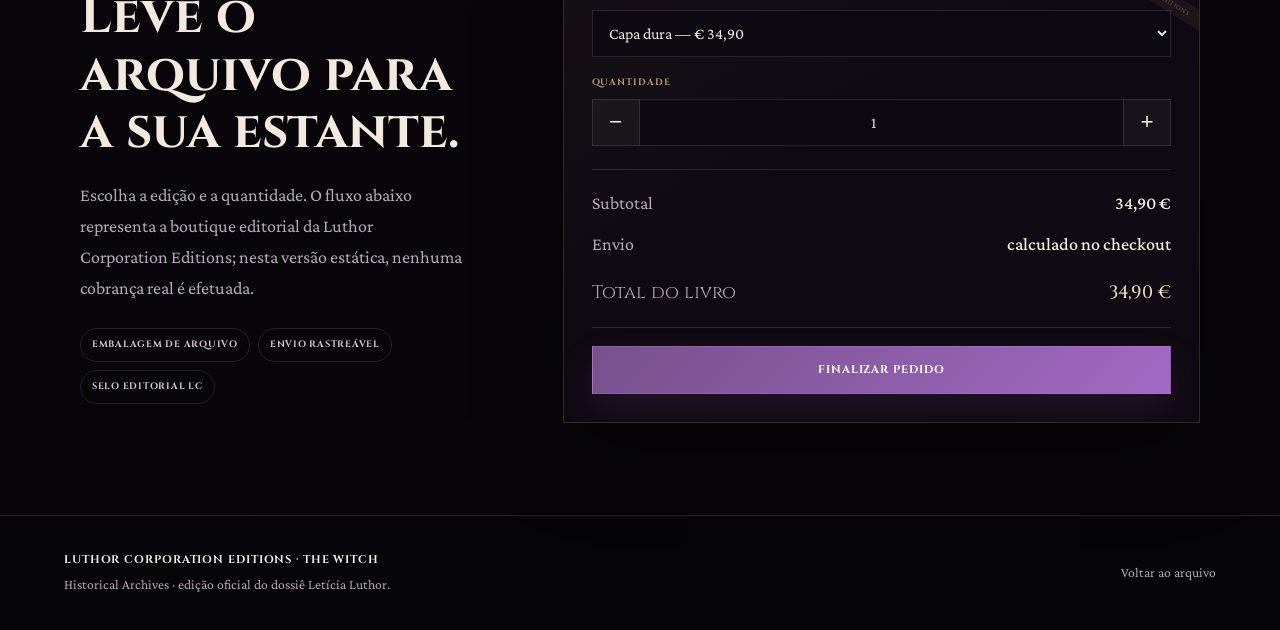
<file: livro.html>
<!DOCTYPE html>
<html lang="pt-BR">
<head>
  <meta charset="UTF-8">
  <meta name="viewport" content="width=device-width, initial-scale=1.0">
  <meta name="description" content="Luthor Corporation Editions apresenta The Witch — Letícia Luthor: A Acusada, edição oficial dos Historical Archives.">
  <meta name="theme-color" content="#100b16">
  <title>The Witch — Luthor Corporation Editions</title>
  <link rel="icon" type="image/x-icon" href="favicon.ico">
  <link rel="preconnect" href="https://fonts.googleapis.com">
  <link rel="preconnect" href="https://fonts.gstatic.com" crossorigin>
  <link href="https://fonts.googleapis.com/css2?family=Cinzel:wght@400;600;700;800&family=Crimson+Pro:ital,wght@0,400;0,500;0,600;1,400;1,500&family=UnifrakturCook:wght@700&display=swap" rel="stylesheet">
  <link rel="stylesheet" href="style.css">
</head>
<body class="book-page">
  <div class="reading-progress" aria-hidden="true"><span id="reading-progress-bar"></span></div>
  <canvas id="dust-canvas" aria-hidden="true"></canvas>

  <header class="site-header">
    <a class="brand" href="index.html" aria-label="Arquivo de Letícia Luthor">
      <span class="brand-mark corporate-mark"><img src="luthor-symbol.png" alt="" aria-hidden="true"></span>
      <span class="brand-copy">
        <strong>Luthor Corporation</strong>
        <small>Historical Archives · Editorial Division</small>
      </span>
    </a>
    <button class="menu-toggle" type="button" aria-label="Abrir menu" aria-expanded="false">
      <span></span><span></span><span></span>
    </button>
    <nav class="main-nav" aria-label="Navegação do livro">
      <a href="index.html">Arquivo</a>
      <a href="#sinopse">Sinopse</a>
      <a href="#edicoes">Edições</a>
      <a href="#trecho">Trecho</a>
      <a href="#comprar">Comprar</a>
    </nav>
  </header>

  <main>
    <section class="book-hero">
      <div class="book-stage reveal" aria-label="Capa do livro The Witch — Letícia Luthor, A Acusada">
        <div class="book-object">
          <div class="book-spine">
            <span class="spine-publisher">Luthor Corporation Editions</span>
            <span class="spine-title">THE WITCH · LETÍCIA LUTHOR</span>
          </div>
          <div class="book-cover premium-cover">
            <div class="book-foil-frame" aria-hidden="true"></div>
            <div class="book-cover-header">
              <span>Luthor Corporation Editions</span>
              <small>Historical Archives · Volume I</small>
            </div>
            <div class="book-portrait-medallion" aria-hidden="true">
              <img src="retrato-leticia.jpg" alt="">
              <span class="portrait-vignette"></span>
            </div>
            <div class="book-title-lockup">
              <span class="book-series">The Historical Archives</span>
              <h1>The Witch</h1>
              <p>Letícia Luthor</p>
              <strong>A Acusada</strong>
            </div>
            <div class="book-cover-footer">
              <span class="book-corporate-seal">LC</span>
              <small>Vida · cartas · manuscritos · julgamento</small>
            </div>
          </div>
          <div class="book-pages" aria-hidden="true"></div>
        </div>
      </div>

      <div class="book-hero-copy reveal">
        <p class="kicker">Luthor Corporation Editions · Historical Archives</p>
        <h2>O dossiê que se tornou livro.</h2>
        <p class="book-lead">A Luthor Corporation Editions reúne, em um único volume, os fragmentos preservados pelo Historical Archives: infância, desejo, escândalo, correspondências, julgamento e os textos atribuídos a Letícia Luthor que sobreviveram ao tempo.</p>
        <div class="book-meta-row">
          <div><span>Editora</span><strong>Luthor Corporation Editions</strong></div>
          <div><span>Coleção</span><strong>Historical Archives</strong></div>
          <div><span>Edição</span><strong>Primeira · 2026</strong></div>
          <div><span>ISBN</span><strong>978-1-897-LL-1830</strong></div>
        </div>
        <div class="hero-actions">
          <a class="button button-primary" href="#comprar">Comprar agora</a>
          <a class="button button-ghost" href="#trecho">Ler um trecho</a>
        </div>
      </div>
    </section>

    <section id="sinopse" class="book-info section-shell reveal">
      <div>
        <p class="section-label">Sinopse</p>
        <h2>Entre documento, confissão e lenda.</h2>
      </div>
      <div class="book-info-copy">
        <p><em>The Witch — Letícia Luthor: A Acusada</em> reconstrói a trajetória de uma mulher que escreveu contra a moral de seu tempo e acabou convertida em mito. A edição costura passagens de diários, cartas nunca enviadas, memórias de contemporâneos, trechos do processo e os últimos registros preservados do arquivo.</p>
        <p>Mais do que uma biografia, o volume é apresentado como uma peça de arquivo: uma tentativa de separar a mulher da acusação — e, ao mesmo tempo, compreender por que sua voz continuou a assombrar os séculos seguintes.</p>
        <div class="book-facts">
          <span>312 páginas</span>
          <span>10 capítulos</span>
          <span>18 fragmentos restaurados</span>
          <span>1 caderno iconográfico</span>
        </div>
      </div>
    </section>

    <section id="edicoes" class="editions section-shell reveal">
      <div class="editions-heading">
        <p class="section-label">Edições disponíveis</p>
        <h2>Três formas de possuir o arquivo.</h2>
      </div>
      <div class="edition-grid">
        <article class="edition-card" data-edition="Brochura" data-price="24.90">
          <span class="edition-number">01</span>
          <div class="edition-preview edition-preview-paper"><span>THE WITCH</span><small>LETÍCIA LUTHOR</small></div>
          <h3>Brochura</h3>
          <p>Edição de leitura em papel marfim, capa fosca e marcador editorial.</p>
          <ul><li>312 páginas</li><li>Miolo em preto e branco</li><li>Caderno iconográfico</li></ul>
          <strong class="edition-price">€ 24,90</strong>
          <button class="edition-select" type="button">Selecionar</button>
        </article>
        <article class="edition-card featured" data-edition="Capa dura" data-price="34.90">
          <span class="edition-badge">Recomendada</span>
          <span class="edition-number">02</span>
          <div class="edition-preview edition-preview-hard"><span>THE WITCH</span><small>LUTHOR CORPORATION EDITIONS</small></div>
          <h3>Capa dura</h3>
          <p>Encadernação rígida, hot stamping violeta e guarda ilustrada com o selo LL.</p>
          <ul><li>312 páginas</li><li>Acabamento premium</li><li>Marcador em fita</li></ul>
          <strong class="edition-price">€ 34,90</strong>
          <button class="edition-select" type="button">Selecionar</button>
        </article>
        <article class="edition-card" data-edition="Colecionador" data-price="69.90">
          <span class="edition-number">03</span>
          <div class="edition-preview edition-preview-collector"><span>THE WITCH</span><small>ARCHIVE EDITION · No. 001</small></div>
          <h3>Colecionador</h3>
          <p>Volume numerado em estojo de arquivo, fac-símiles selecionados, certificado LC e reprodução do retrato.</p>
          <ul><li>Edição numerada</li><li>6 fac-símiles</li><li>Print do retrato</li><li>Certificado Luthor Corporation Editions</li></ul>
          <strong class="edition-price">€ 69,90</strong>
          <button class="edition-select" type="button">Selecionar</button>
        </article>
      </div>
    </section>

    <section id="trecho" class="excerpt-section reveal">
      <div class="excerpt-inner section-shell">
        <p class="section-label">Trecho da edição</p>
        <span class="excerpt-page">p. 187</span>
        <blockquote>“Escrevi por sete horas seguidas, sem repouso. Minhas mãos doíam, mas as palavras fluíam como se o próprio demônio me soprasse versos.”</blockquote>
        <p>Do capítulo <strong>Escrita como Maldição</strong>, reconstruído a partir dos manuscritos preservados no arquivo.</p>
        <a href="index.html#maldicao" class="back-link">Ler o capítulo no arquivo →</a>
      </div>
    </section>

    <section id="comprar" class="checkout-section section-shell reveal">
      <div class="checkout-copy">
        <p class="section-label">Adquira um exemplar</p>
        <h2>Leve o arquivo para a sua estante.</h2>
        <p>Escolha a edição e a quantidade. O fluxo abaixo representa a boutique editorial da Luthor Corporation Editions; nesta versão estática, nenhuma cobrança real é efetuada.</p>
        <div class="checkout-guarantees">
          <span>Embalagem de arquivo</span>
          <span>Envio rastreável</span>
          <span>Selo editorial LC</span>
        </div>
      </div>

      <form class="checkout-card" id="book-order-form">
        <div class="checkout-field">
          <label for="book-edition">Edição</label>
          <select id="book-edition" name="edition">
            <option value="Brochura" data-price="24.90">Brochura — € 24,90</option>
            <option value="Capa dura" data-price="34.90" selected>Capa dura — € 34,90</option>
            <option value="Colecionador" data-price="69.90">Colecionador — € 69,90</option>
          </select>
        </div>
        <div class="checkout-field">
          <label for="book-quantity">Quantidade</label>
          <div class="quantity-control">
            <button type="button" id="quantity-minus" aria-label="Diminuir quantidade">−</button>
            <input id="book-quantity" name="quantity" type="number" min="1" max="9" value="1">
            <button type="button" id="quantity-plus" aria-label="Aumentar quantidade">+</button>
          </div>
        </div>
        <div class="order-summary">
          <div><span>Subtotal</span><strong id="book-subtotal">€ 34,90</strong></div>
          <div><span>Envio</span><strong>calculado no checkout</strong></div>
          <div class="order-total"><span>Total do livro</span><strong id="book-total">€ 34,90</strong></div>
        </div>
        <button class="button button-primary checkout-button" type="submit">Finalizar pedido</button>
        <div class="order-confirmation" id="order-confirmation" hidden></div>
      </form>
    </section>
  </main>

  <footer class="site-footer">
    <div>
      <strong>Luthor Corporation Editions · The Witch</strong>
      <span>Historical Archives · edição oficial do dossiê Letícia Luthor.</span>
    </div>
    <a href="index.html">Voltar ao arquivo</a>
  </footer>

  <script src="script.js" defer></script>
</body>
</html>
</file>
<file: style.css>
:root {
  --bg: #0d0912;
  --bg-deep: #08060b;
  --surface: rgba(31, 22, 39, 0.82);
  --surface-soft: rgba(255, 255, 255, 0.035);
  --text: #f3eadf;
  --muted: #b8a9ba;
  --accent: #b277d4;
  --accent-strong: #d9a8f2;
  --gold: #b79a6b;
  --line: rgba(221, 197, 235, 0.14);
  --line-strong: rgba(178, 119, 212, 0.38);
  --shadow: 0 26px 80px rgba(0, 0, 0, 0.42);
}

* {
  box-sizing: border-box;
  margin: 0;
  padding: 0;
}

html {
  scroll-behavior: smooth;
  scroll-padding-top: 96px;
}

body {
  min-height: 100vh;
  overflow-x: hidden;
  background:
    radial-gradient(circle at 12% 8%, rgba(96, 48, 118, 0.2), transparent 30rem),
    radial-gradient(circle at 92% 30%, rgba(111, 77, 128, 0.1), transparent 26rem),
    linear-gradient(180deg, #0e0a13 0%, var(--bg-deep) 100%);
  color: var(--text);
  font-family: "Crimson Pro", Georgia, serif;
  font-size: 18px;
  line-height: 1.72;
}

body::before {
  content: "";
  position: fixed;
  inset: 0;
  z-index: -4;
  pointer-events: none;
  background-image:
    linear-gradient(rgba(255, 255, 255, 0.012) 1px, transparent 1px),
    linear-gradient(90deg, rgba(255, 255, 255, 0.012) 1px, transparent 1px);
  background-size: 72px 72px;
  mask-image: radial-gradient(circle at center, #000 26%, transparent 90%);
}

body.menu-open {
  overflow: hidden;
}

img {
  display: block;
  max-width: 100%;
}

a {
  color: inherit;
}

button,
a {
  -webkit-tap-highlight-color: transparent;
}

#dust-canvas {
  position: fixed;
  inset: 0;
  z-index: -3;
  width: 100%;
  height: 100%;
  pointer-events: none;
  opacity: 0.62;
}

.reading-progress {
  position: fixed;
  inset: 0 0 auto;
  z-index: 300;
  height: 2px;
  background: rgba(255, 255, 255, 0.025);
}

.reading-progress span {
  display: block;
  width: 0;
  height: 100%;
  background: linear-gradient(90deg, var(--gold), var(--accent-strong));
  box-shadow: 0 0 14px rgba(217, 168, 242, 0.45);
}

.site-header {
  position: sticky;
  top: 0;
  z-index: 200;
  display: flex;
  align-items: center;
  justify-content: space-between;
  gap: 28px;
  min-height: 78px;
  padding: 12px clamp(18px, 5vw, 68px);
  border-bottom: 1px solid var(--line);
  background: rgba(12, 8, 16, 0.78);
  backdrop-filter: blur(18px);
}

.brand {
  display: flex;
  align-items: center;
  gap: 13px;
  text-decoration: none;
}

.brand-mark {
  display: grid;
  place-items: center;
  width: 44px;
  height: 44px;
  border: 1px solid var(--line-strong);
  border-radius: 50%;
  color: var(--accent-strong);
  font-family: "Cinzel", serif;
  font-size: 0.85rem;
  font-weight: 800;
  letter-spacing: 0.08em;
  box-shadow: inset 0 0 24px rgba(178, 119, 212, 0.06);
}

.brand-copy {
  display: grid;
  line-height: 1.15;
}

.brand-copy strong {
  font-family: "Cinzel", serif;
  font-size: 0.82rem;
  letter-spacing: 0.08em;
  text-transform: uppercase;
}

.brand-copy small {
  margin-top: 5px;
  color: var(--muted);
  font-size: 0.72rem;
  letter-spacing: 0.08em;
}

.main-nav {
  display: flex;
  align-items: center;
  gap: 26px;
}

.main-nav a,
.back-link {
  position: relative;
  color: var(--muted);
  font-family: "Cinzel", serif;
  font-size: 0.72rem;
  font-weight: 700;
  letter-spacing: 0.08em;
  text-decoration: none;
  text-transform: uppercase;
  transition: color 180ms ease;
}

.main-nav a::after {
  content: "";
  position: absolute;
  right: 0;
  bottom: -9px;
  left: 0;
  height: 1px;
  background: var(--accent);
  transform: scaleX(0);
  transform-origin: left;
  transition: transform 180ms ease;
}

.main-nav a:hover,
.main-nav a.active,
.back-link:hover {
  color: var(--text);
}

.main-nav a:hover::after,
.main-nav a.active::after {
  transform: scaleX(1);
}

.menu-toggle {
  display: none;
  width: 44px;
  height: 44px;
  border: 1px solid var(--line);
  border-radius: 50%;
  background: var(--surface-soft);
  color: var(--text);
  cursor: pointer;
}

.menu-toggle span {
  display: block;
  width: 17px;
  height: 1px;
  margin: 5px auto;
  background: currentColor;
  transition: transform 180ms ease, opacity 180ms ease;
}

body.menu-open .menu-toggle span:nth-child(1) { transform: translateY(6px) rotate(45deg); }
body.menu-open .menu-toggle span:nth-child(2) { opacity: 0; }
body.menu-open .menu-toggle span:nth-child(3) { transform: translateY(-6px) rotate(-45deg); }

.hero {
  position: relative;
  display: grid;
  grid-template-columns: minmax(0, 1.05fr) minmax(330px, 0.72fr);
  align-items: center;
  gap: clamp(40px, 7vw, 100px);
  width: min(1220px, calc(100% - 40px));
  min-height: calc(100vh - 78px);
  margin: 0 auto;
  padding: 70px 0 80px;
}

.hero-copy {
  position: relative;
  z-index: 2;
  padding-left: clamp(0px, 4vw, 52px);
}

.kicker,
.section-label {
  color: var(--gold);
  font-family: "Cinzel", serif;
  font-size: 0.7rem;
  font-weight: 700;
  letter-spacing: 0.18em;
  text-transform: uppercase;
}

.hero h1,
.gallery-intro h1 {
  margin-top: 20px;
  font-family: "UnifrakturCook", cursive;
  font-size: clamp(4.5rem, 10vw, 8.8rem);
  font-weight: 700;
  line-height: 0.77;
  letter-spacing: -0.04em;
  text-shadow: 0 16px 60px rgba(0, 0, 0, 0.5);
}

.hero h1 span,
.gallery-intro h1 span {
  color: var(--accent-strong);
}

.hero-subtitle {
  margin-top: 28px;
  color: var(--accent);
  font-family: "Cinzel", serif;
  font-size: 0.88rem;
  font-weight: 700;
  letter-spacing: 0.34em;
  text-transform: uppercase;
}

.hero-description {
  max-width: 650px;
  margin-top: 24px;
  color: #cdbfd0;
  font-size: clamp(1.1rem, 1.7vw, 1.3rem);
}

.hero-actions {
  display: flex;
  flex-wrap: wrap;
  gap: 12px;
  margin-top: 32px;
}

.button {
  display: inline-flex;
  align-items: center;
  justify-content: center;
  min-height: 48px;
  padding: 12px 20px;
  border: 1px solid var(--line-strong);
  border-radius: 999px;
  font-family: "Cinzel", serif;
  font-size: 0.7rem;
  font-weight: 700;
  letter-spacing: 0.08em;
  text-decoration: none;
  text-transform: uppercase;
  transition: transform 180ms ease, background 180ms ease, border-color 180ms ease;
}

.button:hover {
  transform: translateY(-2px);
}

.button-primary {
  background: linear-gradient(135deg, #77508c, #a26ac3);
  color: #fff;
  box-shadow: 0 16px 34px rgba(100, 53, 126, 0.2);
}

.button-ghost {
  background: rgba(255, 255, 255, 0.025);
  color: var(--text);
}

.hero-portrait {
  position: relative;
  z-index: 1;
  width: min(100%, 430px);
  justify-self: center;
}

.portrait-frame {
  position: relative;
  padding: 14px;
  border: 1px solid var(--line-strong);
  background: rgba(255, 255, 255, 0.025);
  box-shadow: var(--shadow);
}

.portrait-frame::before,
.portrait-frame::after {
  content: "";
  position: absolute;
  width: 66px;
  height: 66px;
  border-color: var(--gold);
  opacity: 0.7;
}

.portrait-frame::before {
  top: -9px;
  left: -9px;
  border-top: 1px solid;
  border-left: 1px solid;
}

.portrait-frame::after {
  right: -9px;
  bottom: -9px;
  border-right: 1px solid;
  border-bottom: 1px solid;
}

.portrait-frame img {
  width: 100%;
  aspect-ratio: 2 / 3;
  object-fit: cover;
  object-position: center top;
  filter: sepia(12%) contrast(1.03) saturate(0.9);
}

.hero-portrait figcaption,
.gallery-frame figcaption {
  display: grid;
  gap: 2px;
  margin-top: 18px;
  color: var(--muted);
  text-align: center;
}

.hero-portrait figcaption span,
.gallery-frame figcaption strong {
  color: var(--text);
  font-family: "Cinzel", serif;
  font-size: 0.72rem;
  letter-spacing: 0.12em;
  text-transform: uppercase;
}

.hero-ornament {
  position: absolute;
  z-index: 0;
  border: 1px solid rgba(178, 119, 212, 0.11);
  border-radius: 50%;
  pointer-events: none;
}

.ornament-left {
  width: 330px;
  height: 330px;
  left: -180px;
  bottom: 10%;
}

.ornament-right {
  width: 520px;
  height: 520px;
  right: -260px;
  top: 10%;
  box-shadow: inset 0 0 100px rgba(178, 119, 212, 0.035);
}

.section-shell {
  width: min(1120px, calc(100% - 40px));
  margin: 0 auto;
}

.archive-intro {
  display: grid;
  grid-template-columns: 0.82fr 1.18fr;
  gap: 80px;
  padding: 100px 0;
  border-top: 1px solid var(--line);
  border-bottom: 1px solid var(--line);
}

.archive-heading h2,
.index-heading h2,
.trial-section h2,
.final-chapter h2,
.quotes-heading h2 {
  margin-top: 14px;
  font-family: "Cinzel", serif;
  font-size: clamp(2.2rem, 4vw, 4.2rem);
  line-height: 1.08;
  letter-spacing: -0.05em;
}

.archive-summary > p {
  color: #c7b9cb;
  font-size: 1.22rem;
}

.archive-facts {
  display: grid;
  grid-template-columns: repeat(2, 1fr);
  gap: 18px;
  margin-top: 34px;
}

.archive-facts div {
  padding: 18px 0;
  border-top: 1px solid var(--line);
}

.archive-facts dt {
  color: var(--muted);
  font-family: "Cinzel", serif;
  font-size: 0.64rem;
  letter-spacing: 0.12em;
  text-transform: uppercase;
}

.archive-facts dd {
  margin-top: 6px;
  color: var(--text);
  font-size: 1.05rem;
}

.index-section {
  padding: 110px 0;
}

.index-heading {
  max-width: 540px;
  margin-bottom: 44px;
}

.chapter-index {
  display: grid;
  grid-template-columns: repeat(2, 1fr);
  border-top: 1px solid var(--line);
}

.chapter-index a {
  display: grid;
  grid-template-columns: 44px 1fr auto;
  align-items: center;
  gap: 18px;
  min-height: 82px;
  padding: 14px 18px;
  border-bottom: 1px solid var(--line);
  color: inherit;
  text-decoration: none;
  transition: background 180ms ease, color 180ms ease;
}

.chapter-index a:nth-child(odd) {
  border-right: 1px solid var(--line);
}

.chapter-index a:hover {
  background: rgba(178, 119, 212, 0.055);
}

.chapter-index span {
  color: var(--gold);
  font-family: "Cinzel", serif;
  font-size: 0.72rem;
}

.chapter-index strong {
  font-family: "Cinzel", serif;
  font-size: 0.82rem;
  letter-spacing: 0.03em;
}

.chapter-index small {
  color: var(--muted);
  font-style: italic;
}

.chapters {
  border-top: 1px solid var(--line);
}

.chapter {
  display: grid;
  grid-template-columns: 0.28fr 0.72fr;
  gap: 60px;
  padding: 92px 0;
  border-bottom: 1px solid var(--line);
}

.chapter-meta {
  display: flex;
  flex-direction: column;
  gap: 7px;
  padding-top: 8px;
  color: var(--muted);
  font-family: "Cinzel", serif;
  font-size: 0.68rem;
  letter-spacing: 0.1em;
  text-transform: uppercase;
}

.chapter-meta span {
  color: var(--gold);
}

.chapter-body {
  max-width: 730px;
}

.chapter h2 {
  margin-bottom: 22px;
  font-family: "Cinzel", serif;
  font-size: clamp(2rem, 3.5vw, 3.25rem);
  line-height: 1.1;
  letter-spacing: -0.04em;
}

.chapter p + p,
.chapter blockquote + p {
  margin-top: 22px;
}

.chapter p,
.trial-section p,
.final-chapter p,
.quotes-note {
  color: #c8bbc9;
}

blockquote {
  position: relative;
  margin: 32px 0;
  padding: 0 0 0 34px;
  border-left: 1px solid var(--accent);
  color: #e0cbea;
  font-size: clamp(1.2rem, 2vw, 1.48rem);
  font-style: italic;
  line-height: 1.55;
}

blockquote::before {
  content: "“";
  position: absolute;
  top: -26px;
  left: 13px;
  color: rgba(178, 119, 212, 0.14);
  font-family: Georgia, serif;
  font-size: 5rem;
  line-height: 1;
}

.trial-section {
  position: relative;
  margin: 110px 0;
  padding: 110px 0;
  overflow: hidden;
  border-top: 1px solid rgba(183, 154, 107, 0.26);
  border-bottom: 1px solid rgba(183, 154, 107, 0.26);
  background:
    linear-gradient(rgba(8, 6, 11, 0.76), rgba(8, 6, 11, 0.9)),
    radial-gradient(circle at center, rgba(116, 69, 128, 0.19), transparent 55%);
}

.trial-inner {
  max-width: 900px;
  text-align: center;
}

.trial-section p {
  max-width: 760px;
  margin: 24px auto 0;
}

.trial-section blockquote {
  max-width: 820px;
  margin: 44px auto 0;
  padding: 0;
  border: 0;
  color: #eee0ef;
  font-size: clamp(1.45rem, 2.7vw, 2.25rem);
}

.trial-section blockquote::before {
  display: none;
}

.final-chapter {
  display: grid;
  grid-template-columns: 1fr 240px;
  align-items: center;
  gap: 80px;
  padding: 30px 0 110px;
}

.final-copy {
  max-width: 760px;
}

.final-copy > p:not(.section-label) {
  margin-top: 22px;
}

.final-seal {
  display: grid;
  place-items: center;
  align-content: center;
  width: 220px;
  height: 220px;
  border: 1px solid var(--line-strong);
  border-radius: 50%;
  box-shadow: inset 0 0 60px rgba(178, 119, 212, 0.04);
}

.final-seal span {
  color: var(--accent-strong);
  font-family: "UnifrakturCook", cursive;
  font-size: 4.2rem;
  line-height: 1;
}

.final-seal small {
  margin-top: 8px;
  color: var(--gold);
  font-family: "Cinzel", serif;
  font-size: 0.65rem;
  letter-spacing: 0.18em;
}

.quotes-section {
  padding: 100px 0 120px;
  border-top: 1px solid var(--line);
}

.quotes-heading {
  max-width: 620px;
}

.quote-grid {
  display: grid;
  grid-template-columns: repeat(3, 1fr);
  gap: 1px;
  margin-top: 50px;
  background: var(--line);
  border: 1px solid var(--line);
}

.quote-grid blockquote {
  margin: 0;
  min-height: 290px;
  padding: 34px;
  border: 0;
  background: #100c15;
  font-size: 1.15rem;
}

.quote-grid blockquote::before {
  top: 12px;
  left: 21px;
}

.quotes-note {
  max-width: 760px;
  margin: 28px auto 0;
  text-align: center;
}

.site-footer {
  display: flex;
  align-items: center;
  justify-content: space-between;
  gap: 28px;
  padding: 34px clamp(20px, 5vw, 68px);
  border-top: 1px solid var(--line);
  background: rgba(6, 4, 8, 0.78);
}

.site-footer div {
  display: grid;
  gap: 4px;
}

.site-footer strong {
  font-family: "Cinzel", serif;
  font-size: 0.7rem;
  letter-spacing: 0.08em;
  text-transform: uppercase;
}

.site-footer span,
.site-footer a {
  color: var(--muted);
  font-size: 0.85rem;
}

.site-footer a {
  text-decoration: none;
}

.reveal {
  opacity: 0;
  transform: translateY(24px);
  transition: opacity 700ms ease, transform 700ms ease;
}

.reveal.visible {
  opacity: 1;
  transform: translateY(0);
}

/* Gallery */
.gallery-main {
  display: grid;
  grid-template-columns: minmax(280px, 0.72fr) minmax(360px, 0.9fr);
  align-items: center;
  gap: 80px;
  width: min(1120px, calc(100% - 40px));
  min-height: calc(100vh - 156px);
  margin: 0 auto;
  padding: 70px 0;
}

.gallery-intro h1 {
  font-size: clamp(4rem, 8vw, 7rem);
}

.gallery-intro > p:last-child {
  max-width: 470px;
  margin-top: 26px;
  color: var(--muted);
  font-size: 1.18rem;
}

.gallery-frame {
  width: min(100%, 520px);
  justify-self: center;
  padding: 16px;
  border: 1px solid var(--line-strong);
  background: rgba(255, 255, 255, 0.025);
  box-shadow: var(--shadow);
}

.gallery-frame img {
  width: 100%;
  max-height: 72vh;
  object-fit: contain;
  background: #08060a;
}

.compact-footer {
  margin-top: 0;
}

@media (max-width: 900px) {
  .menu-toggle {
    display: block;
  }

  .main-nav {
    position: fixed;
    top: 78px;
    right: 16px;
    left: 16px;
    display: grid;
    gap: 0;
    padding: 10px;
    border: 1px solid var(--line);
    background: rgba(12, 8, 16, 0.98);
    box-shadow: var(--shadow);
    opacity: 0;
    pointer-events: none;
    transform: translateY(-12px);
    transition: opacity 180ms ease, transform 180ms ease;
  }

  body.menu-open .main-nav {
    opacity: 1;
    pointer-events: auto;
    transform: translateY(0);
  }

  .main-nav a {
    padding: 14px;
  }

  .main-nav a::after {
    display: none;
  }

  .hero,
  .gallery-main {
    grid-template-columns: 1fr;
    min-height: auto;
  }

  .hero {
    padding-top: 70px;
  }

  .hero-copy {
    padding-left: 0;
    text-align: center;
  }

  .hero-description {
    margin-right: auto;
    margin-left: auto;
  }

  .hero-actions {
    justify-content: center;
  }

  .hero-portrait {
    width: min(84%, 410px);
  }

  .archive-intro,
  .chapter,
  .final-chapter,
  .gallery-main {
    gap: 42px;
  }

  .archive-intro {
    grid-template-columns: 1fr;
  }

  .chapter {
    grid-template-columns: 1fr;
  }

  .chapter-meta {
    flex-direction: row;
    justify-content: space-between;
    border-bottom: 1px solid var(--line);
    padding-bottom: 12px;
  }

  .quote-grid {
    grid-template-columns: 1fr;
  }

  .quote-grid blockquote {
    min-height: auto;
  }

  .gallery-intro {
    text-align: center;
  }

  .gallery-intro > p:last-child {
    margin-right: auto;
    margin-left: auto;
  }
}

@media (max-width: 650px) {
  body {
    font-size: 17px;
  }

  .brand-copy small {
    display: none;
  }

  .brand-copy strong {
    font-size: 0.68rem;
  }

  .hero {
    width: min(100% - 26px, 1220px);
    padding: 56px 0 64px;
  }

  .hero h1 {
    font-size: clamp(4.1rem, 24vw, 6rem);
  }

  .hero-description {
    font-size: 1.08rem;
  }

  .section-shell,
  .gallery-main {
    width: min(100% - 28px, 1120px);
  }

  .archive-intro,
  .index-section,
  .chapter,
  .quotes-section {
    padding-top: 70px;
    padding-bottom: 70px;
  }

  .archive-facts,
  .chapter-index {
    grid-template-columns: 1fr;
  }

  .chapter-index a:nth-child(odd) {
    border-right: 0;
  }

  .chapter-index a {
    grid-template-columns: 34px 1fr;
  }

  .chapter-index small {
    display: none;
  }

  .trial-section {
    margin: 76px 0;
    padding: 78px 0;
  }

  .final-chapter {
    grid-template-columns: 1fr;
    padding-bottom: 80px;
  }

  .final-seal {
    width: 170px;
    height: 170px;
    justify-self: center;
  }

  .site-footer {
    align-items: flex-start;
    flex-direction: column;
  }

  .back-link {
    font-size: 0.62rem;
  }
}

@media (prefers-reduced-motion: reduce) {
  html {
    scroll-behavior: auto;
  }

  *,
  *::before,
  *::after {
    animation-duration: 0.01ms !important;
    animation-iteration-count: 1 !important;
    transition-duration: 0.01ms !important;
  }

  .reveal {
    opacity: 1;
    transform: none;
  }

  #dust-canvas {
    display: none;
  }
}


/* === Livro / página de compra === */
.button-book {
  border-color: rgba(183, 154, 107, 0.45);
  background: rgba(183, 154, 107, 0.08);
  color: #e7d2ad;
}

.book-promo {
  display: grid;
  grid-template-columns: minmax(0, 1fr) 260px;
  align-items: center;
  gap: clamp(34px, 7vw, 90px);
  padding-top: 78px;
  padding-bottom: 92px;
  border-top: 1px solid var(--line);
  border-bottom: 1px solid var(--line);
}

.book-promo h2,
.book-info h2,
.editions h2,
.checkout-section h2,
.book-hero-copy h2 {
  margin-top: 12px;
  font-family: "Cinzel", serif;
  font-size: clamp(2rem, 4vw, 3.3rem);
  line-height: 1.12;
}

.book-promo-copy > p:not(.section-label) {
  max-width: 720px;
  margin-top: 20px;
  color: var(--muted);
}

.book-promo-actions {
  display: flex;
  align-items: center;
  flex-wrap: wrap;
  gap: 18px;
  margin-top: 28px;
}

.book-promo-actions > span {
  color: var(--gold);
  font-family: "Cinzel", serif;
  font-size: 0.72rem;
  font-weight: 700;
  letter-spacing: 0.08em;
  text-transform: uppercase;
}

.mini-book {
  position: relative;
  aspect-ratio: 0.68;
  padding: 30px 24px;
  border: 1px solid rgba(217, 168, 242, 0.32);
  background:
    linear-gradient(rgba(255,255,255,0.025), rgba(255,255,255,0)),
    radial-gradient(circle at 50% 12%, rgba(178,119,212,0.22), transparent 36%),
    #151019;
  box-shadow: -14px 18px 0 #09070b, 0 28px 70px rgba(0,0,0,0.45);
  transform: rotate(2deg);
  text-align: center;
}

.mini-book::before {
  content: "";
  position: absolute;
  inset: 13px;
  border: 1px solid rgba(183,154,107,0.4);
  pointer-events: none;
}

.mini-book-kicker,
.mini-book small {
  position: relative;
  z-index: 1;
  display: block;
  color: var(--gold);
  font-family: "Cinzel", serif;
  font-size: 0.6rem;
  letter-spacing: 0.12em;
  text-transform: uppercase;
}

.mini-book strong {
  position: relative;
  z-index: 1;
  display: block;
  margin: 54px 0 20px;
  color: #f2e6f5;
  font-family: "UnifrakturCook", cursive;
  font-size: 3rem;
  line-height: 0.85;
}

.gallery-header-links {
  display: flex;
  align-items: center;
  gap: 22px;
}

.book-hero {
  display: grid;
  grid-template-columns: minmax(360px, 0.85fr) minmax(0, 1.15fr);
  align-items: center;
  gap: clamp(46px, 8vw, 112px);
  width: min(1220px, calc(100% - 40px));
  min-height: calc(100vh - 78px);
  margin: 0 auto;
  padding: 78px 0 92px;
}

.book-stage {
  display: grid;
  place-items: center;
  min-height: 610px;
  perspective: 1400px;
}

.book-object {
  position: relative;
  width: min(340px, 76vw);
  aspect-ratio: 0.68;
  transform: rotateY(-11deg) rotateX(2deg) rotateZ(-1.4deg);
  transform-style: preserve-3d;
  filter: drop-shadow(0 38px 42px rgba(0,0,0,0.55));
  transition: transform 450ms ease;
}

.book-object:hover {
  transform: rotateY(-3deg) rotateX(0deg) rotateZ(0deg) translateY(-8px);
}

.book-cover {
  position: absolute;
  inset: 0;
  z-index: 3;
  display: flex;
  flex-direction: column;
  align-items: center;
  padding: 34px 30px;
  overflow: hidden;
  border: 1px solid rgba(217,168,242,0.38);
  background:
    linear-gradient(145deg, rgba(255,255,255,0.035), transparent 28%),
    radial-gradient(circle at 50% 22%, rgba(178,119,212,0.25), transparent 29%),
    linear-gradient(180deg, #17101d 0%, #0c0910 100%);
  box-shadow: inset 0 0 80px rgba(178,119,212,0.06);
  transform: translateZ(19px);
  text-align: center;
}

.book-cover::before,
.book-cover::after {
  content: "";
  position: absolute;
  pointer-events: none;
}

.book-cover::before {
  inset: 17px;
  border: 1px solid rgba(183,154,107,0.52);
}

.book-cover::after {
  width: 190px;
  height: 190px;
  top: 108px;
  border: 1px solid rgba(217,168,242,0.12);
  border-radius: 50%;
  box-shadow: 0 0 0 22px rgba(217,168,242,0.018), 0 0 0 44px rgba(217,168,242,0.012);
}

.book-cover-top {
  position: relative;
  z-index: 1;
  color: #bca8be;
  font-family: "Cinzel", serif;
  font-size: 0.54rem;
  font-weight: 700;
  letter-spacing: 0.13em;
  text-transform: uppercase;
}

.book-sigil {
  position: relative;
  z-index: 1;
  display: grid;
  place-items: center;
  width: 68px;
  height: 68px;
  margin-top: 58px;
  border: 1px solid rgba(183,154,107,0.62);
  border-radius: 50%;
  color: #e4c89b;
  font-family: "Cinzel", serif;
  font-size: 1rem;
  font-weight: 800;
  letter-spacing: 0.1em;
}

.book-cover h1 {
  position: relative;
  z-index: 1;
  margin-top: 22px;
  font-family: "UnifrakturCook", cursive;
  font-size: clamp(4rem, 7vw, 5.8rem);
  line-height: 0.8;
}

.book-cover p {
  position: relative;
  z-index: 1;
  margin-top: 15px;
  color: #e0c5e9;
  font-family: "Cinzel", serif;
  font-size: 0.78rem;
  font-weight: 700;
  letter-spacing: 0.16em;
  text-transform: uppercase;
}

.book-cover strong {
  position: relative;
  z-index: 1;
  margin-top: 6px;
  color: var(--gold);
  font-family: "Cinzel", serif;
  font-size: 0.7rem;
  letter-spacing: 0.24em;
  text-transform: uppercase;
}

.book-cover small {
  position: relative;
  z-index: 1;
  margin-top: auto;
  color: #9f8ca2;
  font-family: "Cinzel", serif;
  font-size: 0.48rem;
  letter-spacing: 0.13em;
  text-transform: uppercase;
}

.book-spine {
  position: absolute;
  top: 3px;
  bottom: 3px;
  left: -29px;
  z-index: 2;
  display: grid;
  place-items: center;
  width: 39px;
  border: 1px solid rgba(183,154,107,0.32);
  background: #0b080d;
  transform: rotateY(-90deg) translateZ(0);
  transform-origin: right center;
}

.book-spine span {
  color: #b99fc1;
  font-family: "Cinzel", serif;
  font-size: 0.47rem;
  font-weight: 700;
  letter-spacing: 0.09em;
  writing-mode: vertical-rl;
  transform: rotate(180deg);
}

.book-pages {
  position: absolute;
  inset: 8px -17px 8px 10px;
  z-index: 1;
  border-radius: 0 4px 4px 0;
  background: repeating-linear-gradient(90deg, #d6c7b6 0 2px, #b7a896 2px 3px);
  transform: translateZ(-5px);
}

.book-lead {
  max-width: 680px;
  margin-top: 22px;
  color: #cdbfd0;
  font-size: clamp(1.1rem, 1.6vw, 1.3rem);
}

.book-meta-row {
  display: grid;
  grid-template-columns: repeat(2, minmax(0, 1fr));
  gap: 1px;
  margin-top: 30px;
  overflow: hidden;
  border: 1px solid var(--line);
  background: var(--line);
}

.book-meta-row div {
  padding: 15px 17px;
  background: rgba(14,10,18,0.88);
}

.book-meta-row span,
.book-meta-row strong {
  display: block;
}

.book-meta-row span {
  color: var(--muted);
  font-family: "Cinzel", serif;
  font-size: 0.55rem;
  letter-spacing: 0.12em;
  text-transform: uppercase;
}

.book-meta-row strong {
  margin-top: 5px;
  font-size: 0.96rem;
  font-weight: 500;
}

.book-info,
.checkout-section {
  display: grid;
  grid-template-columns: minmax(250px, 0.75fr) minmax(0, 1.25fr);
  gap: clamp(42px, 8vw, 100px);
  padding-top: 92px;
  padding-bottom: 92px;
  border-top: 1px solid var(--line);
}

.book-info-copy > p + p {
  margin-top: 18px;
}

.book-info-copy > p {
  color: #cdbfd0;
}

.book-facts {
  display: flex;
  flex-wrap: wrap;
  gap: 10px;
  margin-top: 28px;
}

.book-facts span,
.checkout-guarantees span {
  padding: 8px 11px;
  border: 1px solid var(--line);
  border-radius: 999px;
  color: #d6c6d8;
  font-family: "Cinzel", serif;
  font-size: 0.58rem;
  font-weight: 700;
  letter-spacing: 0.08em;
  text-transform: uppercase;
}

.editions {
  padding-top: 92px;
  padding-bottom: 104px;
}

.editions-heading {
  max-width: 760px;
}

.edition-grid {
  display: grid;
  grid-template-columns: repeat(3, 1fr);
  gap: 18px;
  margin-top: 38px;
}

.edition-card {
  position: relative;
  display: flex;
  flex-direction: column;
  min-height: 430px;
  padding: 27px;
  border: 1px solid var(--line);
  background: linear-gradient(180deg, rgba(255,255,255,0.034), rgba(255,255,255,0.014));
  transition: transform 200ms ease, border-color 200ms ease, background 200ms ease;
}

.edition-card:hover,
.edition-card.selected {
  transform: translateY(-6px);
  border-color: var(--line-strong);
  background: linear-gradient(180deg, rgba(178,119,212,0.09), rgba(255,255,255,0.018));
}

.edition-card.featured {
  border-color: rgba(183,154,107,0.38);
}

.edition-badge {
  position: absolute;
  top: 17px;
  right: 17px;
  padding: 5px 8px;
  border: 1px solid rgba(183,154,107,0.34);
  color: #dbc49e;
  font-family: "Cinzel", serif;
  font-size: 0.48rem;
  letter-spacing: 0.09em;
  text-transform: uppercase;
}

.edition-number {
  color: rgba(217,168,242,0.25);
  font-family: "Cinzel", serif;
  font-size: 2.6rem;
  line-height: 1;
}

.edition-card h3 {
  margin-top: 30px;
  font-family: "Cinzel", serif;
  font-size: 1.35rem;
}

.edition-card p {
  margin-top: 13px;
  color: var(--muted);
}

.edition-card ul {
  display: grid;
  gap: 8px;
  margin: 20px 0 26px;
  padding-left: 18px;
  color: #c6b8c8;
}

.edition-price {
  margin-top: auto;
  color: #f0dfc0;
  font-family: "Cinzel", serif;
  font-size: 1.4rem;
}

.edition-select {
  margin-top: 15px;
  padding: 11px 14px;
  border: 1px solid var(--line-strong);
  background: transparent;
  color: var(--text);
  font-family: "Cinzel", serif;
  font-size: 0.62rem;
  font-weight: 700;
  letter-spacing: 0.08em;
  text-transform: uppercase;
  cursor: pointer;
}

.excerpt-section {
  margin: 34px 0 0;
  padding: 92px 0;
  border-top: 1px solid var(--line);
  border-bottom: 1px solid var(--line);
  background: radial-gradient(circle at 50% 50%, rgba(178,119,212,0.08), transparent 34rem);
}

.excerpt-inner {
  position: relative;
  text-align: center;
}

.excerpt-page {
  display: block;
  margin-top: 18px;
  color: var(--gold);
  font-family: "Cinzel", serif;
  font-size: 0.58rem;
  letter-spacing: 0.14em;
  text-transform: uppercase;
}

.excerpt-inner blockquote {
  max-width: 900px;
  margin: 26px auto;
  color: #eaddeb;
  font-size: clamp(1.55rem, 3vw, 2.45rem);
  font-style: italic;
  line-height: 1.38;
}

.excerpt-inner > p:not(.section-label) {
  color: var(--muted);
}

.excerpt-inner .back-link {
  display: inline-block;
  margin-top: 20px;
}

.checkout-copy > p:not(.section-label) {
  margin-top: 20px;
  color: var(--muted);
}

.checkout-guarantees {
  display: flex;
  flex-wrap: wrap;
  gap: 8px;
  margin-top: 24px;
}

.checkout-card {
  display: grid;
  gap: 18px;
  padding: 28px;
  border: 1px solid var(--line);
  background: rgba(17,12,21,0.84);
  box-shadow: var(--shadow);
}

.checkout-field {
  display: grid;
  gap: 8px;
}

.checkout-field label {
  color: var(--gold);
  font-family: "Cinzel", serif;
  font-size: 0.58rem;
  font-weight: 700;
  letter-spacing: 0.1em;
  text-transform: uppercase;
}

.checkout-field select,
.quantity-control input {
  width: 100%;
  min-height: 47px;
  border: 1px solid var(--line);
  border-radius: 0;
  outline: none;
  background: #0c0910;
  color: var(--text);
  font-family: "Crimson Pro", serif;
  font-size: 1rem;
}

.checkout-field select {
  padding: 10px 12px;
}

.quantity-control {
  display: grid;
  grid-template-columns: 48px 1fr 48px;
}

.quantity-control button {
  border: 1px solid var(--line);
  background: rgba(255,255,255,0.035);
  color: var(--text);
  font-size: 1.4rem;
  cursor: pointer;
}

.quantity-control input {
  border-right: 0;
  border-left: 0;
  text-align: center;
}

.order-summary {
  display: grid;
  gap: 10px;
  margin-top: 5px;
  padding: 18px 0;
  border-top: 1px solid var(--line);
  border-bottom: 1px solid var(--line);
}

.order-summary > div {
  display: flex;
  justify-content: space-between;
  gap: 20px;
}

.order-summary span {
  color: var(--muted);
}

.order-summary strong {
  font-weight: 500;
}

.order-total {
  padding-top: 8px;
  color: #f1dfc2;
  font-family: "Cinzel", serif;
}

.checkout-button {
  width: 100%;
  border-radius: 0;
}

.checkout-note {
  color: #8f808f;
  font-size: 0.8rem;
  line-height: 1.4;
  text-align: center;
}

.order-confirmation {
  padding: 14px 16px;
  border: 1px solid rgba(183,154,107,0.34);
  background: rgba(183,154,107,0.08);
  color: #e8d8bd;
}

@media (max-width: 900px) {
  .book-promo,
  .book-hero,
  .book-info,
  .checkout-section {
    grid-template-columns: 1fr;
  }

  .mini-book {
    width: min(260px, 72vw);
    justify-self: center;
  }

  .book-stage {
    min-height: 530px;
    order: 2;
  }

  .book-hero-copy {
    text-align: center;
  }

  .book-hero-copy .hero-actions {
    justify-content: center;
  }

  .edition-grid {
    grid-template-columns: 1fr;
  }

  .edition-card {
    min-height: auto;
  }
}

@media (max-width: 650px) {
  .gallery-header-links {
    gap: 10px;
  }

  .gallery-header-links .back-link:last-child {
    display: none;
  }

  .book-hero {
    width: min(100% - 28px, 1220px);
    padding-top: 58px;
  }

  .book-stage {
    min-height: 470px;
  }

  .book-meta-row {
    grid-template-columns: 1fr;
  }

  .book-info,
  .book-promo,
  .checkout-section {
    padding-top: 72px;
    padding-bottom: 72px;
  }
}

/* === v3 · Luthor Corporation Historical Archives === */
.corporate-mark {
  border-radius: 10px;
  background:
    linear-gradient(135deg, rgba(178, 119, 212, 0.16), rgba(183, 154, 107, 0.05)),
    rgba(255, 255, 255, 0.02);
  box-shadow:
    inset 0 0 24px rgba(178, 119, 212, 0.08),
    0 10px 30px rgba(0, 0, 0, 0.22);
}

.book-page {
  background:
    radial-gradient(circle at 18% 7%, rgba(105, 53, 132, 0.22), transparent 28rem),
    radial-gradient(circle at 82% 36%, rgba(183, 154, 107, 0.065), transparent 25rem),
    linear-gradient(180deg, #0c0810 0%, #070508 100%);
}

.book-stage {
  position: relative;
}

.book-stage::before {
  content: "";
  position: absolute;
  width: min(430px, 88vw);
  height: 120px;
  bottom: 50px;
  border-radius: 50%;
  background: radial-gradient(ellipse, rgba(0, 0, 0, 0.66), rgba(0, 0, 0, 0) 72%);
  filter: blur(12px);
  transform: rotate(-2deg);
}

.book-object {
  width: min(365px, 78vw);
  aspect-ratio: 0.69;
  transform: rotateY(-13deg) rotateX(2deg) rotateZ(-1.5deg);
  filter: drop-shadow(0 42px 48px rgba(0, 0, 0, 0.62));
}

.book-cover.premium-cover {
  align-items: stretch;
  padding: 27px 28px 24px;
  border-color: rgba(213, 181, 124, 0.36);
  background:
    linear-gradient(115deg, rgba(255,255,255,0.045), transparent 18%, transparent 76%, rgba(255,255,255,0.022)),
    radial-gradient(circle at 50% 36%, rgba(134, 76, 163, 0.27), transparent 30%),
    radial-gradient(circle at 50% 70%, rgba(183, 154, 107, 0.055), transparent 30%),
    linear-gradient(165deg, #1c1221 0%, #100a14 48%, #08060a 100%);
  box-shadow:
    inset 0 0 90px rgba(132, 78, 158, 0.07),
    inset 0 0 0 1px rgba(255,255,255,0.018);
  text-align: center;
}

.book-cover.premium-cover::before,
.book-cover.premium-cover::after {
  display: none;
}

.book-foil-frame {
  position: absolute;
  inset: 13px;
  border: 1px solid rgba(202, 169, 110, 0.55);
  pointer-events: none;
}

.book-foil-frame::before,
.book-foil-frame::after {
  content: "";
  position: absolute;
  width: 40px;
  height: 40px;
  border-color: rgba(217, 168, 242, 0.35);
}

.book-foil-frame::before {
  left: 7px;
  top: 7px;
  border-left: 1px solid;
  border-top: 1px solid;
}

.book-foil-frame::after {
  right: 7px;
  bottom: 7px;
  border-right: 1px solid;
  border-bottom: 1px solid;
}

.book-cover-header,
.book-cover-footer,
.book-title-lockup,
.book-portrait-medallion {
  position: relative;
  z-index: 2;
}

.book-cover-header {
  display: grid;
  gap: 5px;
  justify-items: center;
  padding-top: 3px;
}

.book-cover-header span {
  color: #d6b783;
  font-family: "Cinzel", serif;
  font-size: 0.5rem;
  font-weight: 800;
  letter-spacing: 0.16em;
  text-transform: uppercase;
}

.book-cover-header small {
  color: #9d8ba0;
  font-family: "Cinzel", serif;
  font-size: 0.42rem;
  letter-spacing: 0.13em;
  text-transform: uppercase;
}

.book-portrait-medallion {
  width: 116px;
  height: 148px;
  margin: 24px auto 15px;
  overflow: hidden;
  border: 1px solid rgba(208, 174, 116, 0.56);
  border-radius: 58% 58% 46% 46% / 48% 48% 52% 52%;
  background: #0a070b;
  box-shadow:
    0 0 0 5px rgba(183, 154, 107, 0.035),
    0 0 0 6px rgba(217, 168, 242, 0.12),
    0 18px 38px rgba(0, 0, 0, 0.38);
}

.book-portrait-medallion img {
  width: 100%;
  height: 100%;
  object-fit: cover;
  object-position: 50% 24%;
  filter: grayscale(82%) sepia(20%) contrast(1.06) brightness(0.78);
  transform: scale(1.08);
}

.portrait-vignette {
  position: absolute;
  inset: 0;
  background:
    radial-gradient(circle at 50% 38%, transparent 32%, rgba(9, 6, 10, 0.22) 63%, rgba(9, 6, 10, 0.7) 100%),
    linear-gradient(180deg, rgba(178,119,212,0.05), rgba(183,154,107,0.08));
  pointer-events: none;
}

.book-title-lockup {
  display: grid;
  justify-items: center;
}

.book-series {
  color: #9f8da1;
  font-family: "Cinzel", serif;
  font-size: 0.43rem;
  font-weight: 700;
  letter-spacing: 0.18em;
  text-transform: uppercase;
}

.book-cover.premium-cover h1 {
  margin-top: 6px;
  color: #f1e6ed;
  font-size: clamp(3.6rem, 6vw, 5rem);
  text-shadow: 0 12px 30px rgba(0,0,0,0.45);
}

.book-cover.premium-cover p {
  margin-top: 8px;
  color: #d7bce2;
  font-size: 0.64rem;
  letter-spacing: 0.18em;
}

.book-cover.premium-cover strong {
  margin-top: 3px;
  color: #d6b783;
  font-size: 0.54rem;
  letter-spacing: 0.28em;
}

.book-cover-footer {
  display: grid;
  grid-template-columns: 34px 1fr;
  align-items: center;
  gap: 12px;
  margin-top: auto;
  padding: 16px 4px 2px;
  border-top: 1px solid rgba(183, 154, 107, 0.17);
}

.book-corporate-seal {
  display: grid;
  place-items: center;
  width: 32px;
  height: 32px;
  border: 1px solid rgba(202, 169, 110, 0.58);
  color: #d3b071;
  font-family: "Cinzel", serif;
  font-size: 0.48rem;
  font-weight: 800;
  letter-spacing: 0.08em;
}

.book-cover-footer small {
  margin: 0;
  color: #8f7e91;
  font-size: 0.39rem;
  line-height: 1.45;
  text-align: left;
}

.book-spine {
  left: -31px;
  width: 43px;
  padding: 17px 0;
  justify-content: space-between;
  background:
    linear-gradient(90deg, #080609, #130d16 50%, #080609);
  border-color: rgba(202, 169, 110, 0.28);
}

.book-spine span {
  writing-mode: vertical-rl;
  transform: rotate(180deg);
}

.spine-publisher {
  color: #b79a6b !important;
  font-size: 0.38rem !important;
  letter-spacing: 0.12em !important;
}

.spine-title {
  color: #baa5c0 !important;
  font-size: 0.46rem !important;
}

.book-pages {
  inset: 9px -20px 9px 12px;
  background:
    repeating-linear-gradient(90deg, #d8cbbd 0 1px, #bcae9e 1px 2px, #e4d8cb 2px 4px);
  box-shadow: inset -3px 0 7px rgba(70, 52, 42, 0.16);
}

.edition-card {
  min-height: 515px;
  overflow: hidden;
}

.edition-preview {
  position: relative;
  display: grid;
  align-content: end;
  width: 112px;
  aspect-ratio: 0.69;
  margin: 24px auto 2px;
  padding: 14px 9px;
  border: 1px solid rgba(183,154,107,0.36);
  color: #eee3ef;
  text-align: center;
  box-shadow: -7px 9px 0 #09070a, 0 18px 32px rgba(0,0,0,0.34);
  transform: rotate(-2deg);
}

.edition-preview::before {
  content: "LC";
  position: absolute;
  left: 50%;
  top: 24px;
  display: grid;
  place-items: center;
  width: 30px;
  height: 30px;
  border: 1px solid rgba(202,169,110,0.5);
  color: #c9aa76;
  font-family: "Cinzel", serif;
  font-size: 0.42rem;
  font-weight: 800;
  transform: translateX(-50%);
}

.edition-preview span,
.edition-preview small {
  font-family: "Cinzel", serif;
  text-transform: uppercase;
}

.edition-preview span {
  font-size: 0.62rem;
  font-weight: 800;
  letter-spacing: 0.05em;
}

.edition-preview small {
  margin-top: 5px;
  color: #aa97ad;
  font-size: 0.31rem;
  letter-spacing: 0.08em;
}

.edition-preview-paper {
  background: linear-gradient(145deg, #2a202d, #110d13);
}

.edition-preview-hard {
  background:
    radial-gradient(circle at 50% 28%, rgba(153,91,184,0.28), transparent 33%),
    linear-gradient(160deg, #1d1223, #09070b);
  border-color: rgba(217,168,242,0.38);
}

.edition-preview-collector {
  background:
    linear-gradient(145deg, rgba(183,154,107,0.08), transparent 35%),
    #070608;
  border-color: rgba(202,169,110,0.58);
  box-shadow:
    -7px 9px 0 #141014,
    -11px 13px 0 rgba(183,154,107,0.16),
    0 20px 34px rgba(0,0,0,0.38);
}

.edition-card.selected .edition-preview {
  transform: rotate(0) translateY(-3px);
}

.checkout-card {
  position: relative;
  overflow: hidden;
  border-color: rgba(183,154,107,0.2);
  background:
    linear-gradient(150deg, rgba(183,154,107,0.045), transparent 42%),
    rgba(17,12,21,0.9);
}

.checkout-card::before {
  content: "LUTHOR CORPORATION EDITIONS";
  position: absolute;
  top: 15px;
  right: -44px;
  padding: 4px 44px;
  background: rgba(183,154,107,0.08);
  color: rgba(213,183,131,0.55);
  font-family: "Cinzel", serif;
  font-size: 0.37rem;
  letter-spacing: 0.13em;
  transform: rotate(32deg);
  pointer-events: none;
}

@media (max-width: 650px) {
  .book-object {
    width: min(330px, 82vw);
  }

  .book-portrait-medallion {
    width: 104px;
    height: 130px;
    margin-top: 18px;
  }

  .book-cover.premium-cover h1 {
    font-size: 3.55rem;
  }

  .book-cover-footer {
    padding-top: 11px;
  }
}

.mini-book-premium {
  display: grid;
  align-content: start;
  justify-items: center;
  padding: 24px 20px 18px;
  overflow: hidden;
  background:
    radial-gradient(circle at 50% 28%, rgba(153,91,184,0.25), transparent 31%),
    linear-gradient(160deg, #1d1322, #09070b);
  border-color: rgba(202,169,110,0.46);
}

.mini-book-premium::before {
  inset: 10px;
  border-color: rgba(202,169,110,0.5);
}

.mini-book-publisher {
  position: relative;
  z-index: 2;
  color: #d0b27e;
  font-family: "Cinzel", serif;
  font-size: 0.42rem;
  font-weight: 800;
  letter-spacing: 0.13em;
  text-transform: uppercase;
}

.mini-book-portrait {
  position: relative;
  z-index: 1;
  width: 76px;
  height: 98px;
  margin-top: 19px;
  overflow: hidden;
  border: 1px solid rgba(202,169,110,0.52);
  border-radius: 52% 52% 44% 44% / 46% 46% 54% 54%;
}

.mini-book-portrait img {
  width: 100%;
  height: 100%;
  object-fit: cover;
  object-position: 50% 24%;
  filter: grayscale(82%) sepia(18%) brightness(0.76);
}

.mini-book-premium .mini-book-kicker {
  margin-top: 16px;
  color: #f0e3f2;
  font-family: "UnifrakturCook", cursive;
  font-size: 2.15rem;
  letter-spacing: 0;
  line-height: 0.9;
  text-transform: none;
}

.mini-book-premium strong {
  margin: 11px 0 3px;
  color: #dfc7e9;
  font-family: "Cinzel", serif;
  font-size: 0.72rem;
  letter-spacing: 0.12em;
  line-height: 1.2;
  text-transform: uppercase;
}

.mini-book-premium small {
  color: #a894a8;
  font-size: 0.38rem;
  letter-spacing: 0.09em;
}
</file>
